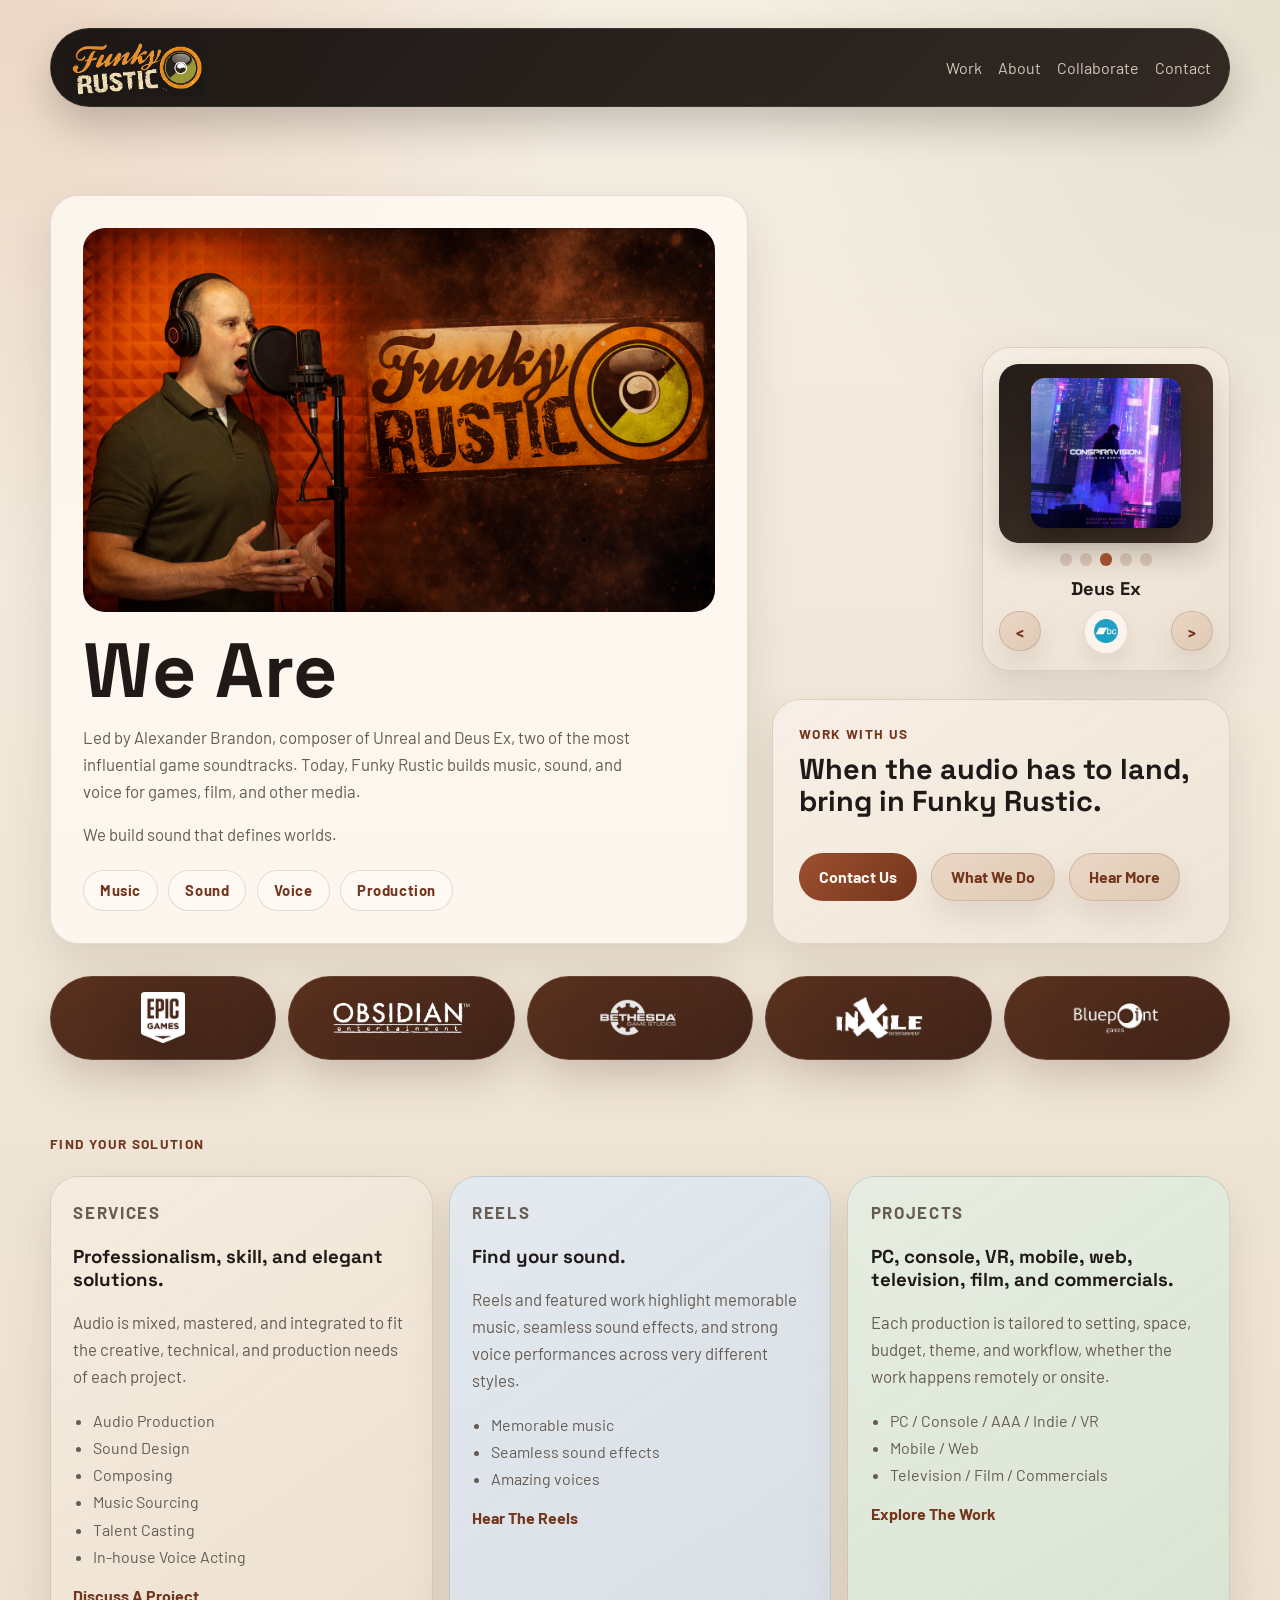
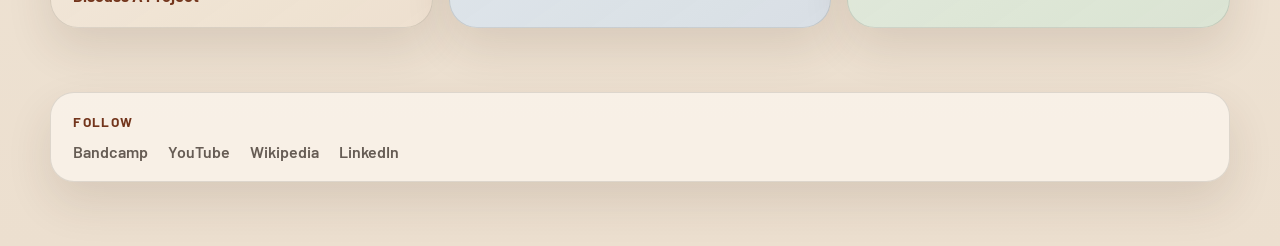
<file: index.html>
<!DOCTYPE html>
<html lang="en">
  <head>
    <meta charset="UTF-8" />
    <meta name="viewport" content="width=device-width, initial-scale=1.0" />
    <meta
      name="description"
      content="Funky Rustic provides music, voice over and sound design for video games, television, and film, with a track record of multi-million selling projects such as Unreal, Deus Ex, the Wasteland series and ground breaking VR titles such as Job Simulator, under the direction of CEO Alexander Brandon. Funky Rustic: Lasting Sound."
    />
    <meta property="og:title" content="Funky Rustic | Alex Brandon" />
    <meta
      property="og:description"
      content="Funky Rustic provides music, voice over and sound design for video games, television, and film, with a track record of multi-million selling projects such as Unreal, Deus Ex, the Wasteland series and ground breaking VR titles such as Job Simulator, under the direction of CEO Alexander Brandon. Funky Rustic: Lasting Sound."
    />
    <meta property="og:url" content="https://felixdraconis.github.io/funkyrustic/index.html" />
    <meta
      property="og:image"
      content="https://felixdraconis.github.io/funkyrustic/assets/branding/FunkyRustic_Montage.png"
    />
    <meta property="og:type" content="website" />
    <meta name="twitter:card" content="summary_large_image" />
    <meta name="twitter:title" content="Funky Rustic | Alex Brandon" />
    <meta
      name="twitter:description"
      content="Funky Rustic provides music, voice over and sound design for video games, television, and film, with a track record of multi-million selling projects such as Unreal, Deus Ex, the Wasteland series and ground breaking VR titles such as Job Simulator, under the direction of CEO Alexander Brandon. Funky Rustic: Lasting Sound."
    />
    <meta
      name="twitter:image"
      content="https://felixdraconis.github.io/funkyrustic/assets/branding/FunkyRustic_Montage.png"
    />
    <link rel="icon" type="image/png" href="assets/branding/FunkyRustic_Icon.png" />
    <title>Funky Rustic | Alex Brandon</title>
    <link rel="preconnect" href="https://fonts.googleapis.com" />
    <link rel="preconnect" href="https://fonts.gstatic.com" crossorigin />
    <link
      href="https://fonts.googleapis.com/css2?family=Barlow:opsz,wght@9..144,400;9..144,500;9..144,600;9..144,700&family=Space+Grotesk:wght@500;700&display=swap"
      rel="stylesheet"
    />
    <link rel="stylesheet" href="styles.css?v=20260329-2" />
  </head>
  <body>
    <div class="site-shell">
      <header class="site-header">
        <a class="brand" href="index.html" aria-label="Funky Rustic home">
          <img
            class="brand-mark"
            src="assets/branding/FunkyRustic_SmallBanner_NoBackground.png"
            alt="Funky Rustic logo"
          />
        </a>
        <nav class="site-nav" aria-label="Primary">
          <a href="work.html">Work</a>
          <a href="about.html">About</a>
          <a href="collaborate.html">Collaborate</a>
          <a href="contact.html">Contact</a>
        </nav>
      </header>

      <main>
        <section class="hero hero-home">
          <div class="hero-copy">
            <a href="collaborate.html" aria-label="Explore how to work with Funky Rustic">
              <img
                class="hero-intro-image"
                src="assets/branding/FunkyRustic_Montage_Full.png"
                alt="Funky Rustic brand montage"
              />
            </a>
            <h1>
              We Are
              <span class="hero-cycle" aria-label="Sound, Music, Voice">
                <span class="hero-cycle-word hero-cycle-sound">Sound</span>
                <span class="hero-cycle-word hero-cycle-music">Music</span>
                <span class="hero-cycle-word hero-cycle-voice">Voice</span>
              </span>
            </h1>
            <p class="hero-text">
              Led by Alexander Brandon, composer of Unreal and Deus Ex, two of
              the most influential game soundtracks. Today, Funky Rustic builds
              music, sound, and voice for games, film, and other media.
            </p>
            <p class="hero-text">
              We build sound that defines worlds.
            </p>
            <div class="hero-pill-row" aria-label="Core capabilities">
              <span class="hero-pill">Music</span>
              <span class="hero-pill">Sound</span>
              <span class="hero-pill">Voice</span>
              <span class="hero-pill">Production</span>
            </div>
          </div>

          <aside class="hero-side-column" aria-label="Work with Funky Rustic">
            <article class="hero-card album-carousel album-carousel-home" data-album-carousel>
              <div class="album-carousel-stage">
                <div class="album-slide is-active" data-album-slide>
                  <div class="album-widget-media">
                    <a
                      class="album-cover-shell"
                      href="#"
                      target="_blank"
                      rel="noreferrer"
                      aria-label="Open album on Bandcamp"
                      data-album-image-link
                    >
                      <img class="album-cover" src="" alt="" data-album-image />
                    </a>
                    <div class="album-dots" aria-label="Album positions" data-album-dots></div>
                  </div>
                  <div class="album-meta">
                    <h2 id="album-spotlight-title" data-album-title>Loading album...</h2>
                    <div class="album-carousel-actions">
                      <button class="button button-secondary album-carousel-nav" type="button" data-album-prev>
                        &lt;
                      </button>
                      <a
                        class="album-link-icon"
                        href="#"
                        target="_blank"
                        rel="noreferrer"
                        aria-label="Open album on Bandcamp"
                        title="Bandcamp"
                        data-album-link
                      >
                        <img src="assets/linklogos/bandcamp_circle_128.png" alt="" />
                      </a>
                      <button class="button button-secondary album-carousel-nav" type="button" data-album-next>
                        &gt;
                      </button>
                    </div>
                  </div>
                </div>
              </div>
              <p class="album-carousel-fallback" data-album-fallback hidden>
                Album spotlight is temporarily unavailable. Visit
                <a href="https://alexanderbrandon.bandcamp.com/" target="_blank" rel="noreferrer">Bandcamp</a>
                to hear more.
              </p>
              <noscript>
                <style>
                  .album-carousel-stage {
                    display: none;
                  }
                </style>
                <p class="album-carousel-fallback album-carousel-fallback-visible">
                  Album spotlight requires JavaScript. Visit
                  <a href="https://alexanderbrandon.bandcamp.com/" target="_blank" rel="noreferrer">Bandcamp</a>
                  to hear more.
                </p>
              </noscript>
            </article>

            <article class="hero-card hero-card-spotlight">
              <p class="card-label">Work With Us</p>
              <h2>When the audio has to land, bring in Funky Rustic.</h2>

              <div class="hero-actions hero-actions-top">
                <a class="button button-primary" href="contact.html">Contact Us</a>
                <a class="button button-secondary" href="collaborate.html">What We Do</a>
                <a class="button button-secondary" href="work.html">Hear More</a>
                <a class="button button-mobile-accent button-mobile-only" href="about.html">Meet Alex</a>
              </div>
            </article>
          </aside>
        </section>

        <section class="proof-section" aria-label="Selected company credits">
          <div class="proof-strip proof-strip-logos proof-strip-logos-selected">
            <a class="proof-logo-card" href="work.html#company-credits" aria-label="Epic related credits">
              <img class="proof-logo proof-logo-standard" src="assets/companylogos/logo_epic.png" alt="Epic Games logo" />
            </a>
            <a class="proof-logo-card" href="work.html#company-credits" aria-label="Obsidian related credits">
              <img class="proof-logo proof-logo-standard" src="assets/companylogos/logo_obsidian.svg.png" alt="Obsidian Entertainment logo" />
            </a>
            <a class="proof-logo-card" href="work.html#company-credits" aria-label="Bethesda related credits">
              <img class="proof-logo proof-logo-standard" src="assets/companylogos/logo_bethesda.avif" alt="Bethesda logo" />
            </a>
            <a class="proof-logo-card" href="work.html#company-credits" aria-label="inXile related credits">
              <img class="proof-logo proof-logo-compact" src="assets/companylogos/logo_inxile.png.avif" alt="inXile Entertainment logo" />
            </a>
            <a class="proof-logo-card" href="work.html#company-credits" aria-label="Bluepoint related credits">
              <img class="proof-logo proof-logo-wide" src="assets/companylogos/logo_bluepoint.png.avif" alt="Bluepoint Games logo" />
            </a>
          </div>
        </section>

        <section class="section path-section">
          <div class="section-heading">
            <p class="eyebrow">Find Your Solution</p>
          </div>

          <div class="path-grid">
            <article class="path-card path-card-home path-card-home-amber">
              <p class="path-label">Services</p>
              <h3>Professionalism, skill, and elegant solutions.</h3>
              <p>
                Audio is mixed, mastered, and integrated to fit the creative,
                technical, and production needs of each project.
              </p>
              <ul class="mini-list">
                <li>Audio Production</li>
                <li>Sound Design</li>
                <li>Composing</li>
                <li>Music Sourcing</li>
                <li>Talent Casting</li>
                <li>In-house Voice Acting</li>
              </ul>
              <a href="contact.html">Discuss A Project</a>
            </article>

            <article class="path-card path-card-home path-card-home-slate">
              <p class="path-label">Reels</p>
              <h3>Find your sound.</h3>
              <p>
                Reels and featured work highlight memorable music, seamless sound
                effects, and strong voice performances across very different styles.
              </p>
              <ul class="mini-list">
                <li>Memorable music</li>
                <li>Seamless sound effects</li>
                <li>Amazing voices</li>
              </ul>
              <a href="work.html">Hear The Reels</a>
            </article>

            <article class="path-card path-card-home path-card-home-olive">
              <p class="path-label">Projects</p>
              <h3>PC, console, VR, mobile, web, television, film, and commercials.</h3>
              <p>
                Each production is tailored to setting, space, budget, theme,
                and workflow, whether the work happens remotely or onsite.
              </p>
              <ul class="mini-list">
                <li>PC / Console / AAA / Indie / VR</li>
                <li>Mobile / Web</li>
                <li>Television / Film / Commercials</li>
              </ul>
              <a href="work.html">Explore The Work</a>
            </article>
          </div>
        </section>
      </main>

      <footer class="site-footer">
        <div class="footer-block">
          <p class="eyebrow">Follow</p>
          <div class="footer-links">
            <a href="https://alexanderbrandon.bandcamp.com/" target="_blank" rel="noreferrer">Bandcamp</a>
            <a href="https://www.youtube.com/@AlexCBrandon/videos" target="_blank" rel="noreferrer">YouTube</a>
            <a href="https://en.wikipedia.org/wiki/Alexander_Brandon" target="_blank" rel="noreferrer">Wikipedia</a>
            <a href="https://www.linkedin.com/in/alexander-brandon-b84272/" target="_blank" rel="noreferrer">LinkedIn</a>
          </div>
        </div>
      </footer>
    </div>
    <script src="script.js?v=20260329-1"></script>
  </body>
</html>
</file>
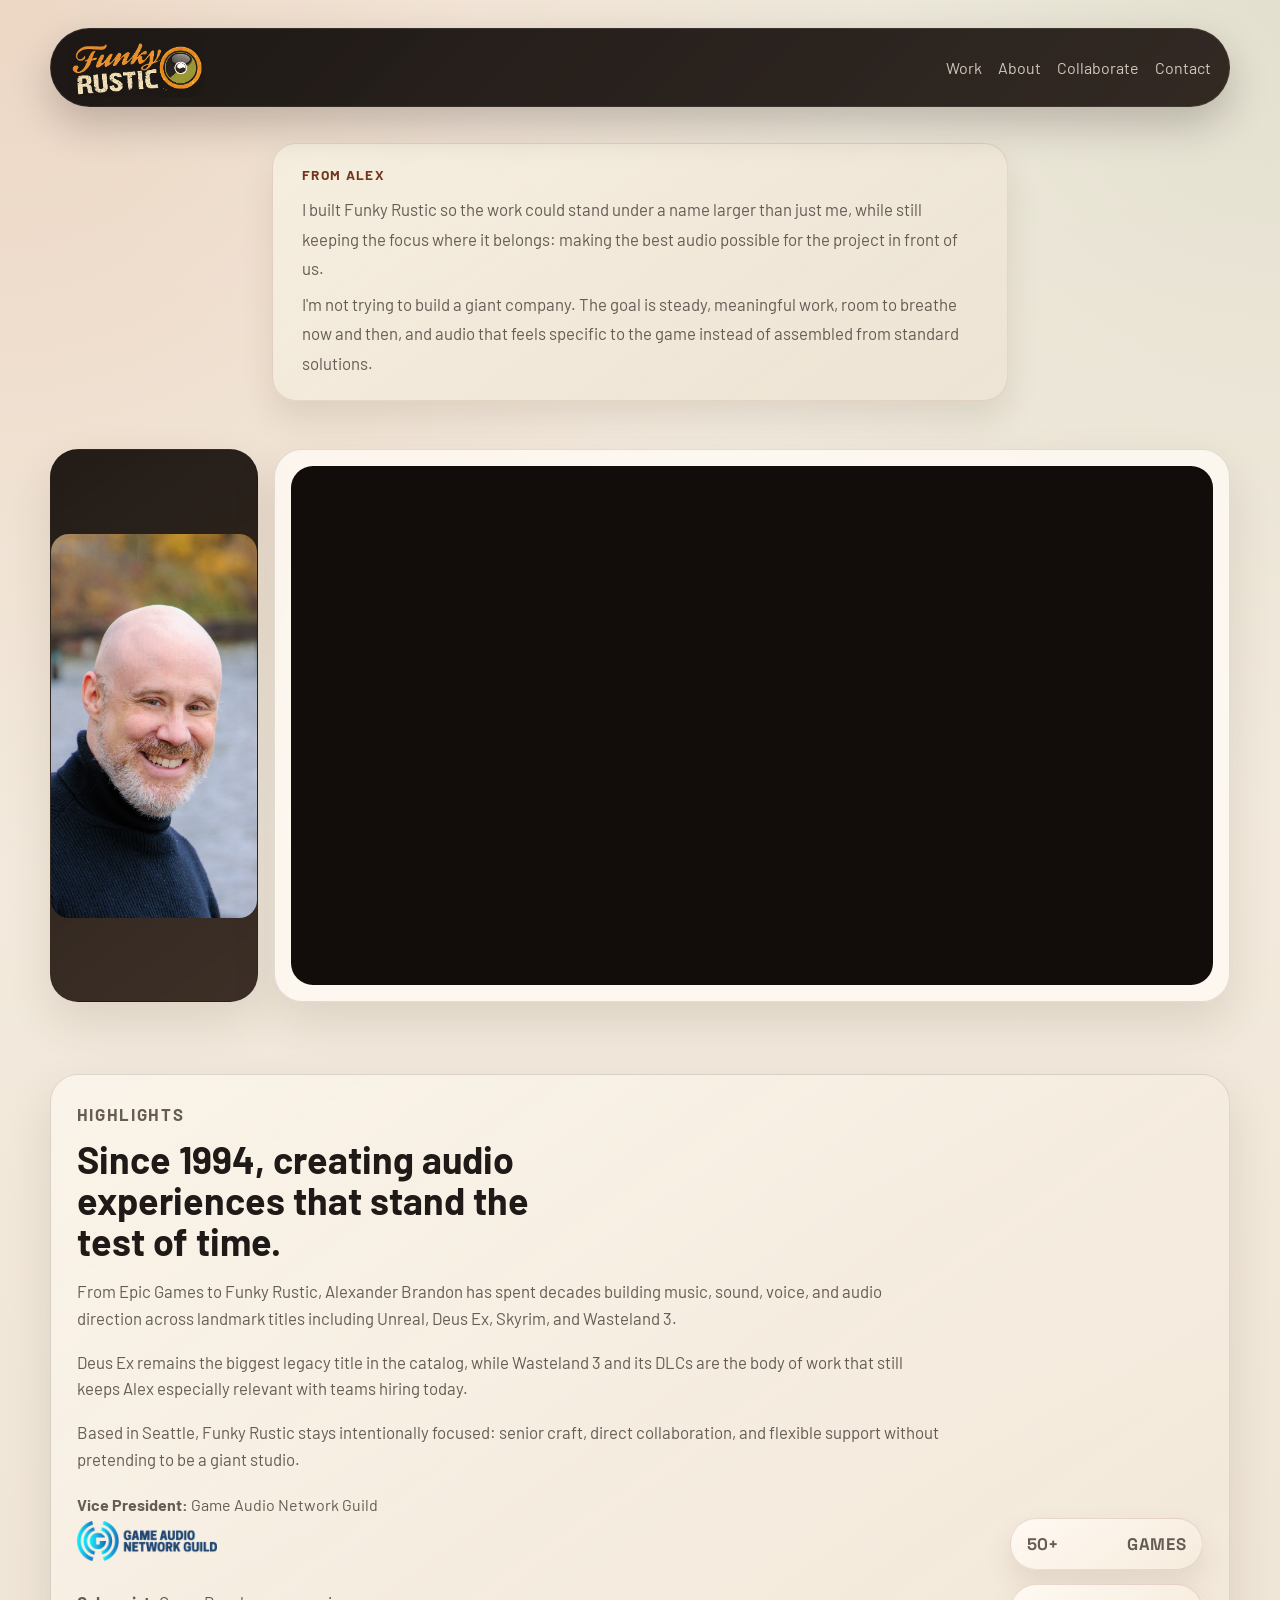
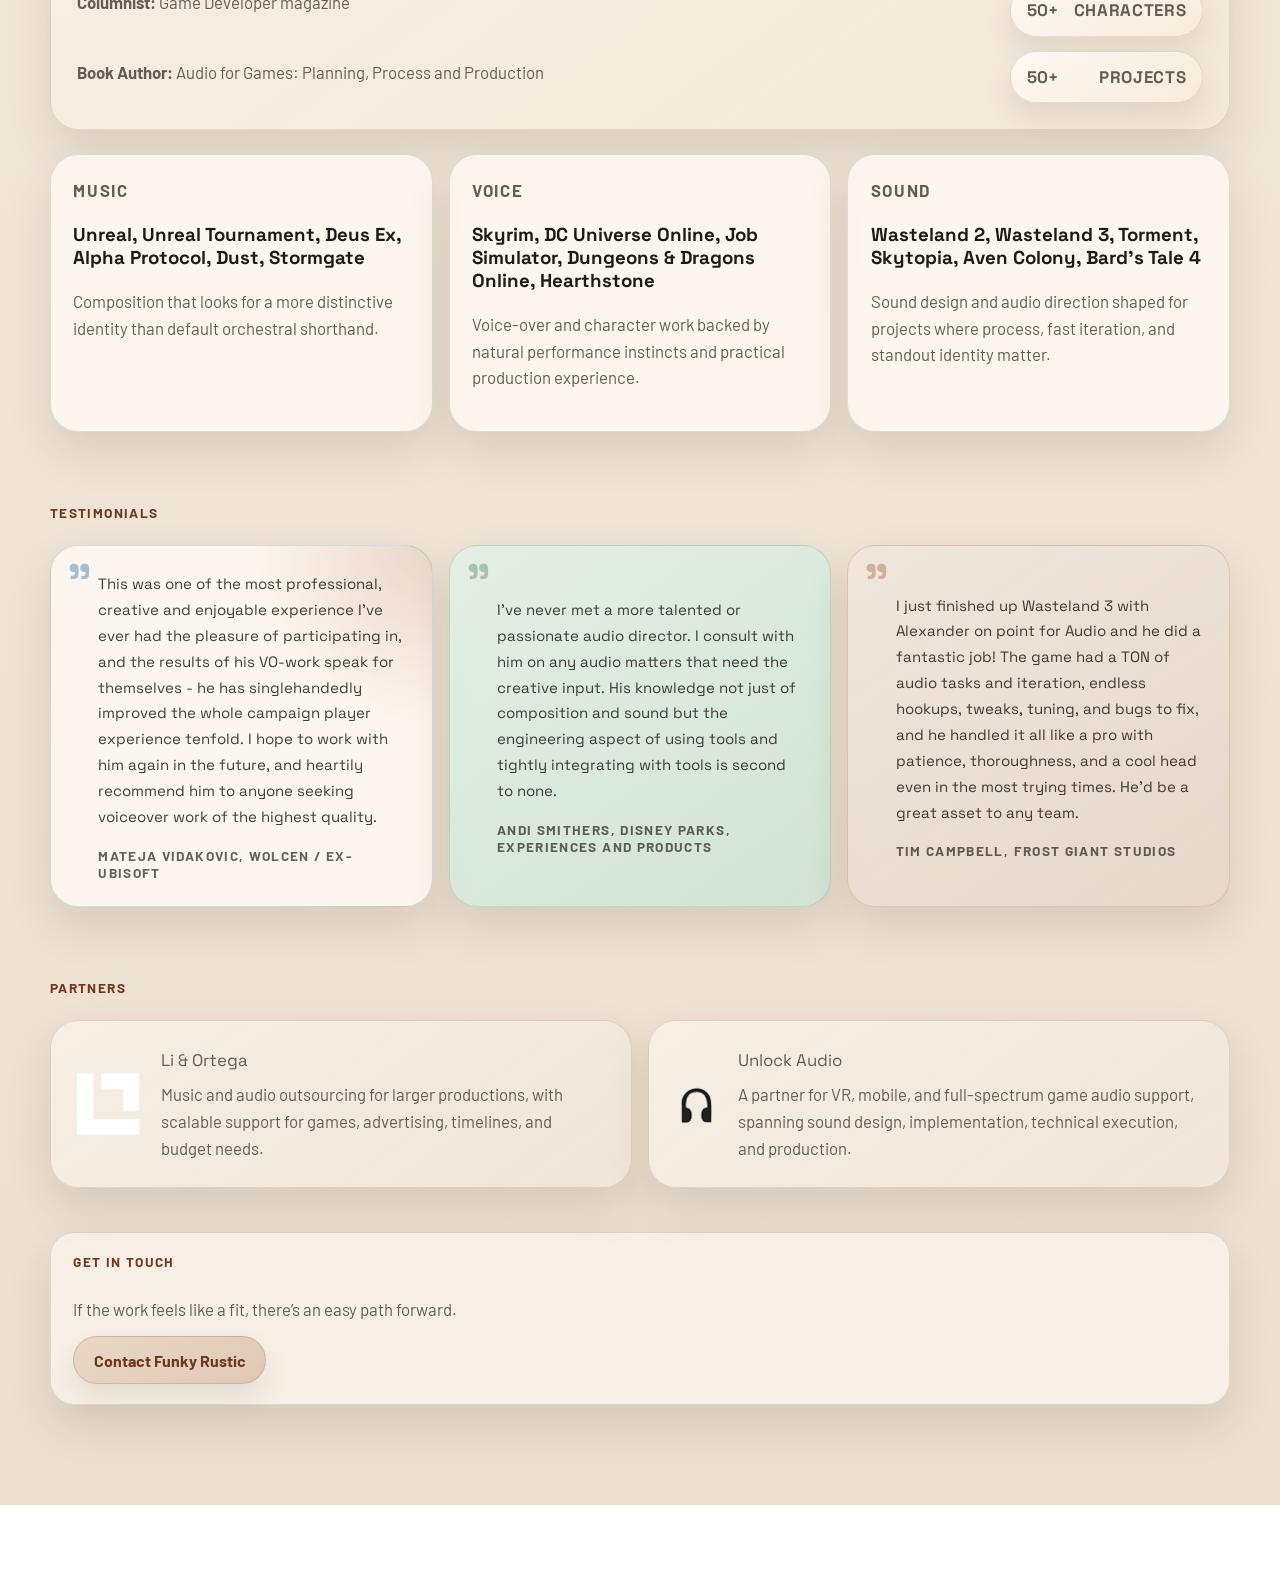
<file: about.html>
<!DOCTYPE html>
<html lang="en">
  <head>
    <meta charset="UTF-8" />
    <meta name="viewport" content="width=device-width, initial-scale=1.0" />
    <meta
      name="description"
      content="About Alexander Brandon and Funky Rustic: decades of distinctive game audio across music, sound, voice, and direction, from Deus Ex to Wasteland 3."
    />
    <meta property="og:title" content="About | Funky Rustic" />
    <meta
      property="og:description"
      content="About Alexander Brandon and Funky Rustic: decades of distinctive game audio across music, sound, voice, and direction, from Deus Ex to Wasteland 3."
    />
    <meta property="og:url" content="https://felixdraconis.github.io/funkyrustic/about.html" />
    <meta
      property="og:image"
      content="https://felixdraconis.github.io/funkyrustic/assets/branding/FunkyRustic_Montage.png"
    />
    <meta property="og:type" content="website" />
    <meta name="twitter:card" content="summary_large_image" />
    <meta name="twitter:title" content="About | Funky Rustic" />
    <meta
      name="twitter:description"
      content="About Alexander Brandon and Funky Rustic: decades of distinctive game audio across music, sound, voice, and direction, from Deus Ex to Wasteland 3."
    />
    <meta
      name="twitter:image"
      content="https://felixdraconis.github.io/funkyrustic/assets/branding/FunkyRustic_Montage.png"
    />
    <link rel="icon" type="image/png" href="assets/branding/FunkyRustic_Icon.png" />
    <title>About | Funky Rustic</title>
    <link rel="preconnect" href="https://fonts.googleapis.com" />
    <link rel="preconnect" href="https://fonts.gstatic.com" crossorigin />
    <link
      href="https://fonts.googleapis.com/css2?family=Barlow:opsz,wght@9..144,400;9..144,500;9..144,600;9..144,700&family=Space+Grotesk:wght@500;700&display=swap"
      rel="stylesheet"
    />
    <link rel="stylesheet" href="styles.css?v=20260329-2" />
  </head>
  <body>
    <div class="site-shell">
      <header class="site-header">
        <a class="brand" href="index.html" aria-label="Funky Rustic home">
          <img
            class="brand-mark"
            src="assets/branding/FunkyRustic_SmallBanner_NoBackground.png"
            alt="Funky Rustic logo"
          />
        </a>
        <nav class="site-nav" aria-label="Primary">
          <a href="work.html">Work</a>
          <a href="about.html">About</a>
          <a href="collaborate.html">Collaborate</a>
          <a href="contact.html">Contact</a>
        </nav>
      </header>

      <main>
        <section class="section about-letter-wrap">
          <article class="about-letter">
            <img
              class="about-letter-avatar"
              src="assets/photos/AlexPhoto_Headshot_2025.jpg"
              alt="Portrait of Alex Brandon"
            />
            <div class="about-letter-body">
              <p class="eyebrow">From Alex</p>
              <p class="about-letter-copy">
                I built Funky Rustic so the work could stand under a name larger than
                just me, while still keeping the focus where it belongs: making the
                best audio possible for the project in front of us.
              </p>
              <p class="about-letter-copy">
                I'm not trying to build a giant company. The goal is steady, meaningful
                work, room to breathe now and then, and audio that feels specific to
                the game instead of assembled from standard solutions.
              </p>
            </div>
          </article>
        </section>

        <section class="section feature-band about-media-band">
          <article class="info-card portrait-card about-portrait-card">
            <img
              class="portrait-image about-portrait-image"
              src="assets/photos/AlexPhoto_Portrait_Beach.jpg"
              alt="Portrait of Alex Brandon"
            />
          </article>
          <article class="info-card reel-card about-video-card">
            <div class="video-frame">
              <iframe
                src="https://www.youtube.com/embed/cvlny5W7sTI?start=11"
                title="About Alex Brandon"
                loading="lazy"
                allow="accelerometer; autoplay; clipboard-write; encrypted-media; gyroscope; picture-in-picture; web-share"
                referrerpolicy="strict-origin-when-cross-origin"
                allowfullscreen
              ></iframe>
            </div>
          </article>
        </section>

        <section class="section">
          <article class="info-card about-highlights-card">
            <div class="about-highlights-top">
              <p class="eyebrow">Highlights</p>
              <h2>Since 1994, creating audio experiences that stand the test of time.</h2>
              <p class="section-text">
                From Epic Games to Funky Rustic, Alexander Brandon has spent decades
                building music, sound, voice, and audio direction across landmark
                titles including Unreal, Deus Ex, Skyrim, and Wasteland 3.
              </p>
              <p class="section-text">
                Deus Ex remains the biggest legacy title in the catalog, while
                Wasteland 3 and its DLCs are the body of work that still keeps Alex
                especially relevant with teams hiring today.
              </p>
              <p class="section-text">
                Based in Seattle, Funky Rustic stays intentionally focused: senior
                craft, direct collaboration, and flexible support without pretending
                to be a giant studio.
              </p>
            </div>

            <div class="about-highlights-bottom">
              <div class="about-credentials-list">
                <a class="about-credential-link" href="https://www.audiogang.org" target="_blank" rel="noreferrer">
                  <span><strong>Vice President:</strong> Game Audio Network Guild</span>
                  <img
                    class="about-credential-logo"
                    src="assets/grouplogos/logo_game_audio_network_guild.png"
                    alt="Game Audio Network Guild logo"
                  />
                </a>
                <p><strong>Columnist:</strong> Game Developer magazine</p>
                <p><strong>Book Author:</strong> Audio for Games: Planning, Process and Production</p>
              </div>

              <div class="about-metric-pills" aria-label="Career metrics">
                <a class="about-metric-pill" href="work-history.html" aria-label="Open work history from games metric">
                  <p class="about-metric-number">50+</p>
                  <p class="about-metric-text">Games</p>
                </a>
                <a class="about-metric-pill" href="work-history.html" aria-label="Open work history from characters metric">
                  <p class="about-metric-number">50+</p>
                  <p class="about-metric-text">Characters</p>
                </a>
                <a class="about-metric-pill" href="work-history.html" aria-label="Open work history from projects metric">
                  <p class="about-metric-number">50+</p>
                  <p class="about-metric-text">Projects</p>
                </a>
              </div>
            </div>
          </article>

          <div class="work-grid about-credits-grid">
            <article class="work-card">
              <p class="work-type">Music</p>
              <h3>Unreal, Unreal Tournament, Deus Ex, Alpha Protocol, Dust, Stormgate</h3>
              <p>Composition that looks for a more distinctive identity than default orchestral shorthand.</p>
            </article>
            <article class="work-card">
              <p class="work-type">Voice</p>
              <h3>Skyrim, DC Universe Online, Job Simulator, Dungeons &amp; Dragons Online, Hearthstone</h3>
              <p>Voice-over and character work backed by natural performance instincts and practical production experience.</p>
            </article>
            <article class="work-card">
              <p class="work-type">Sound</p>
              <h3>Wasteland 2, Wasteland 3, Torment, Skytopia, Aven Colony, Bard's Tale 4</h3>
              <p>Sound design and audio direction shaped for projects where process, fast iteration, and standout identity matter.</p>
            </article>
          </div>
        </section>

        <section class="section">
          <div class="section-heading">
            <p class="eyebrow">Testimonials</p>
          </div>

          <div class="card-grid testimonial-grid">
            <article class="quote-card testimonial-card">
              <p class="quote">
                This was one of the most professional, creative and enjoyable experience I've ever had the pleasure of participating in, and the results of his VO-work speak for themselves - he has singlehandedly improved the whole campaign player experience tenfold. I hope to work with him again in the future, and heartily recommend him to anyone seeking voiceover work of the highest quality.
              </p>
              <p class="quote-credit">Mateja Vidakovic, Wolcen / ex-Ubisoft</p>
            </article>
            <article class="quote-card testimonial-card">
              <p class="quote">
                I've never met a more talented or passionate audio director. I consult with him on any audio matters that need the creative input. His knowledge not just of composition and sound but the engineering aspect of using tools and tightly integrating with tools is second to none.
              </p>
              <p class="quote-credit">Andi Smithers, Disney Parks, Experiences and Products</p>
            </article>
            <article class="quote-card testimonial-card">
              <p class="quote">
                I just finished up Wasteland 3 with Alexander on point for Audio and he did a fantastic job! The game had a TON of audio tasks and iteration, endless hookups, tweaks, tuning, and bugs to fix, and he handled it all like a pro with patience, thoroughness, and a cool head even in the most trying times. He'd be a great asset to any team.
              </p>
              <p class="quote-credit">Tim Campbell, Frost Giant Studios</p>
            </article>
          </div>
        </section>

        <section class="section">
          <div class="section-heading">
            <p class="eyebrow">Partners</p>
          </div>

          <div class="card-grid partner-grid">
            <a
              class="info-card partner-card"
              href="https://www.liortega.com/"
              target="_blank"
              rel="noreferrer"
              aria-label="Visit Li and Ortega"
            >
              <img
                class="partner-logo partner-logo-li-ortega"
                src="assets/companylogos/logo_partner_li_ortega.png.avif"
                alt="Li and Ortega"
              />
              <div class="partner-copy">
                <p class="partner-name">Li &amp; Ortega</p>
                <p class="partner-text">
                  Music and audio outsourcing for larger productions, with scalable
                  support for games, advertising, timelines, and budget needs.
                </p>
              </div>
            </a>
            <a
              class="info-card partner-card"
              href="https://www.unlockaudio.com/"
              target="_blank"
              rel="noreferrer"
              aria-label="Visit Unlock Audio"
            >
              <picture class="partner-logo-wrap partner-logo-unlock-wrap">
                <source
                  media="(max-width: 640px)"
                  srcset="assets/companylogos/logo_partner_unlock_audio_mobile.png"
                />
                <img
                  class="partner-logo partner-logo-unlock"
                  src="assets/companylogos/logo_partner_unlock_audio.png.avif"
                  alt="Unlock Audio"
                />
              </picture>
              <div class="partner-copy">
                <p class="partner-name">Unlock Audio</p>
                <p class="partner-text">
                  A partner for VR, mobile, and full-spectrum game audio support,
                  spanning sound design, implementation, technical execution, and production.
                </p>
              </div>
            </a>
          </div>
        </section>

        <section class="section about-endcap">
          <div class="footer-block about-endcap-block">
            <p class="eyebrow">Get In Touch</p>
            <p class="section-text">If the work feels like a fit, there’s an easy path forward.</p>
            <a class="button button-secondary" href="contact.html">Contact Funky Rustic</a>
          </div>
        </section>
      </main>
    </div>
  </body>
</html>
</file>
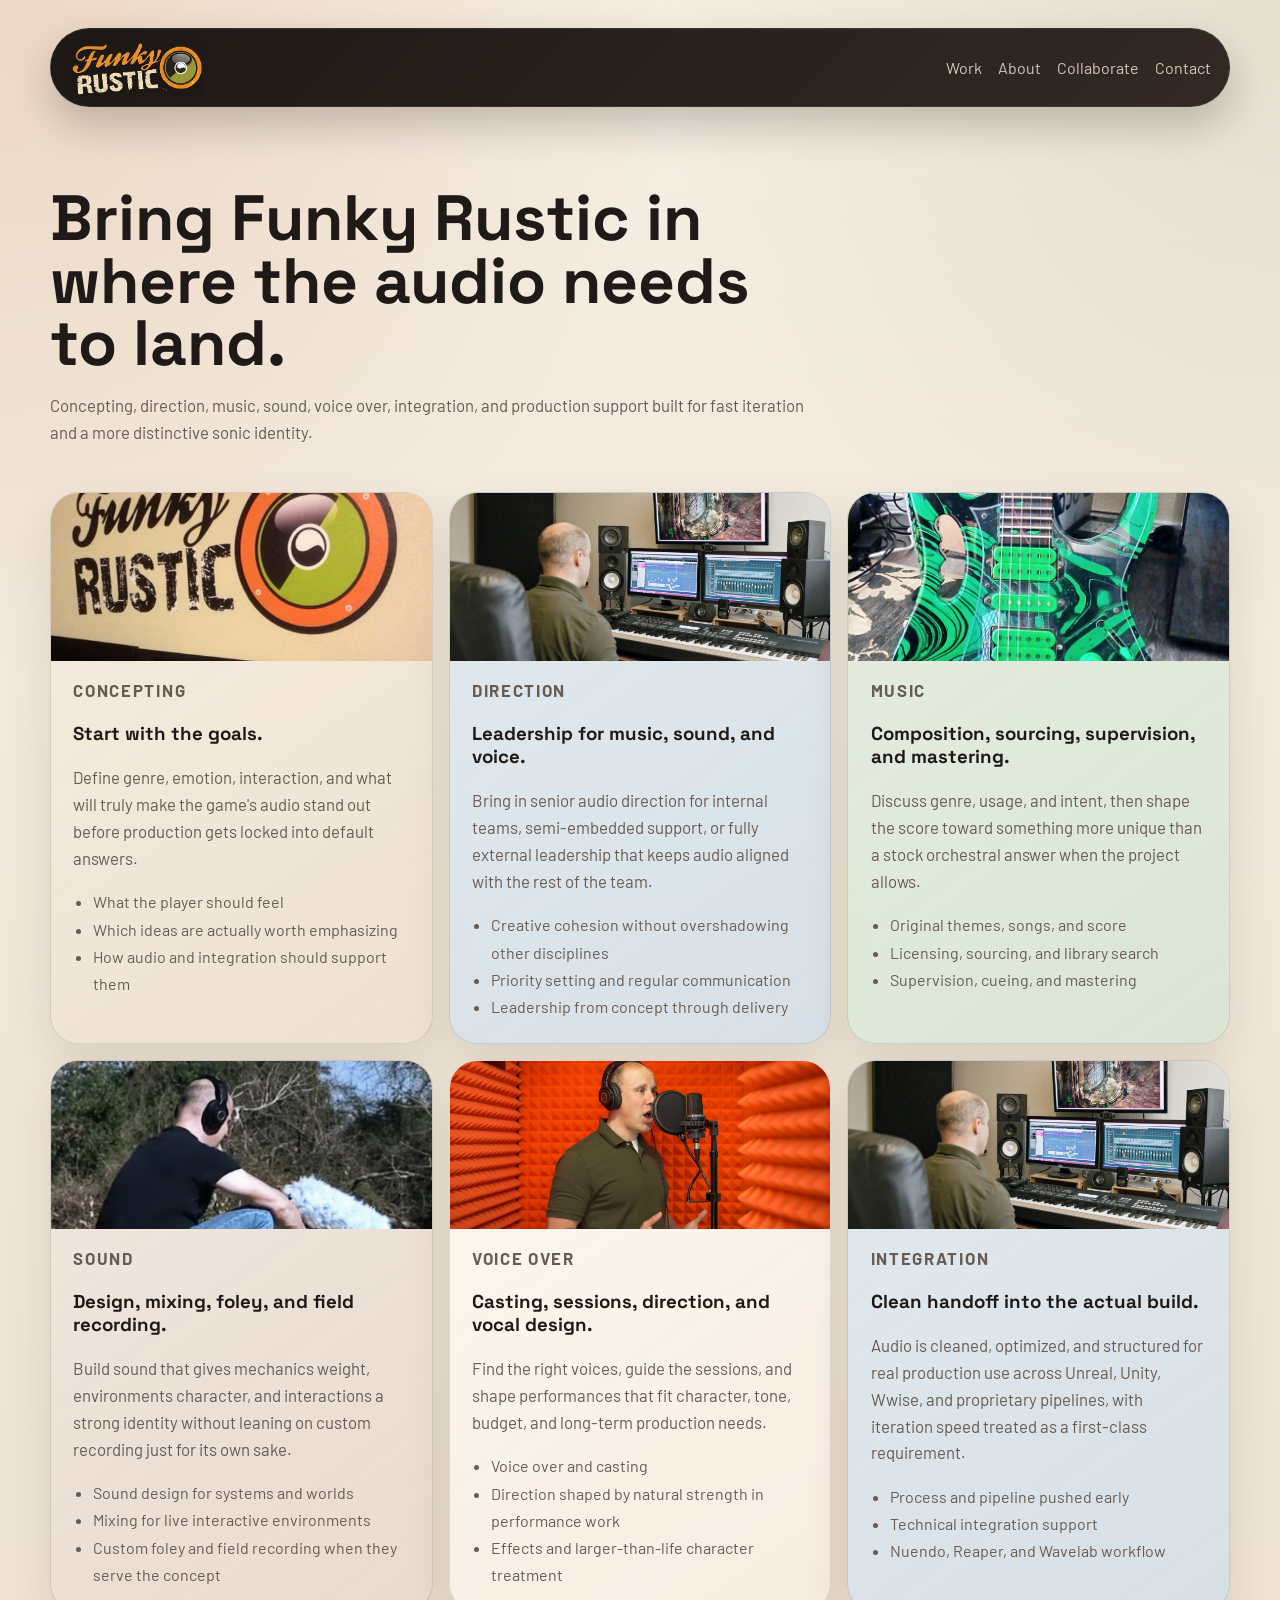
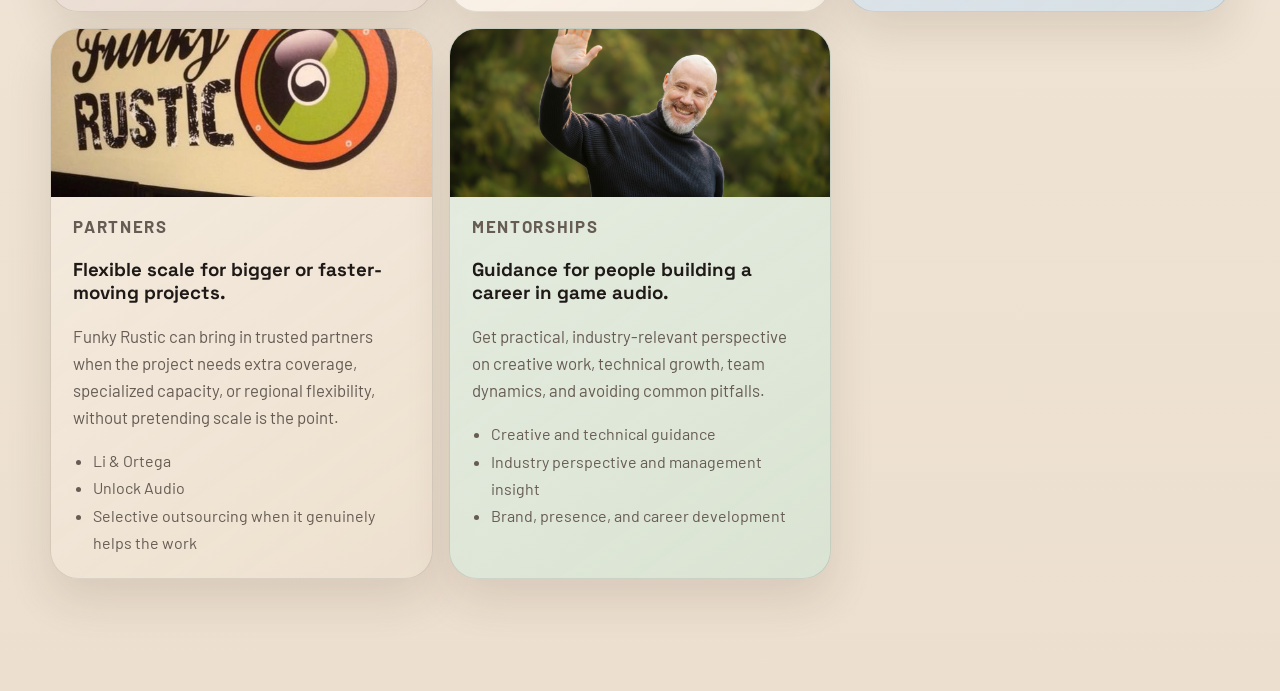
<file: collaborate.html>
<!DOCTYPE html>
<html lang="en">
  <head>
    <meta charset="UTF-8" />
    <meta name="viewport" content="width=device-width, initial-scale=1.0" />
    <meta
      name="description"
      content="Collaborate with Funky Rustic on distinctive game audio: music, sound, voice, direction, integration, and fast iteration support."
    />
    <meta property="og:title" content="Collaborate | Funky Rustic" />
    <meta
      property="og:description"
      content="Collaborate with Funky Rustic on distinctive game audio: music, sound, voice, direction, integration, and fast iteration support."
    />
    <meta property="og:url" content="https://felixdraconis.github.io/funkyrustic/collaborate.html" />
    <meta
      property="og:image"
      content="https://felixdraconis.github.io/funkyrustic/assets/branding/FunkyRustic_Montage.png"
    />
    <meta property="og:type" content="website" />
    <meta name="twitter:card" content="summary_large_image" />
    <meta name="twitter:title" content="Collaborate | Funky Rustic" />
    <meta
      name="twitter:description"
      content="Collaborate with Funky Rustic on distinctive game audio: music, sound, voice, direction, integration, and fast iteration support."
    />
    <meta
      name="twitter:image"
      content="https://felixdraconis.github.io/funkyrustic/assets/branding/FunkyRustic_Montage.png"
    />
    <link rel="icon" type="image/png" href="assets/branding/FunkyRustic_Icon.png" />
    <title>Collaborate | Funky Rustic</title>
    <link rel="preconnect" href="https://fonts.googleapis.com" />
    <link rel="preconnect" href="https://fonts.gstatic.com" crossorigin />
    <link
      href="https://fonts.googleapis.com/css2?family=Barlow:opsz,wght@9..144,400;9..144,500;9..144,600;9..144,700&family=Space+Grotesk:wght@500;700&display=swap"
      rel="stylesheet"
    />
    <link rel="stylesheet" href="styles.css?v=20260329-2" />
  </head>
  <body>
    <div class="site-shell">
      <header class="site-header">
        <a class="brand" href="index.html" aria-label="Funky Rustic home">
          <img
            class="brand-mark"
            src="assets/branding/FunkyRustic_SmallBanner_NoBackground.png"
            alt="Funky Rustic logo"
          />
        </a>
        <nav class="site-nav" aria-label="Primary">
          <a href="work.html">Work</a>
          <a href="about.html">About</a>
          <a href="collaborate.html">Collaborate</a>
          <a href="contact.html">Contact</a>
        </nav>
      </header>

      <main>
        <section class="page-hero">
          <h1>Bring Funky Rustic in where the audio needs to land.</h1>
          <p class="section-text">
            Concepting, direction, music, sound, voice over, integration, and production support built for fast iteration and a more distinctive sonic identity.
          </p>
        </section>

        <section class="section path-section">
          <div class="path-grid">
            <a class="path-card collaborate-card collaborate-card-amber" href="contact.html">
              <img class="collaborate-card-image" src="assets/AlexPhoto_StudioWallLogo.jpg" alt="Funky Rustic studio wall and logo" />
              <p class="path-label">Concepting</p>
              <h3>Start with the goals.</h3>
              <p>
                Define genre, emotion, interaction, and what will truly make the
                game's audio stand out before production gets locked into default answers.
              </p>
              <ul class="mini-list">
                <li>What the player should feel</li>
                <li>Which ideas are actually worth emphasizing</li>
                <li>How audio and integration should support them</li>
              </ul>
            </a>
            <a class="path-card collaborate-card collaborate-card-slate" href="contact.html">
              <img class="collaborate-card-image" src="assets/AlexPhoto_Workstation.jpg" alt="Alex Brandon working at his music workstation" />
              <p class="path-label">Direction</p>
              <h3>Leadership for music, sound, and voice.</h3>
              <p>
                Bring in senior audio direction for internal teams, semi-embedded
                support, or fully external leadership that keeps audio aligned with the rest of the team.
              </p>
              <ul class="mini-list">
                <li>Creative cohesion without overshadowing other disciplines</li>
                <li>Priority setting and regular communication</li>
                <li>Leadership from concept through delivery</li>
              </ul>
            </a>
            <a class="path-card collaborate-card collaborate-card-olive" href="contact.html">
              <img class="collaborate-card-image" src="assets/AlexPhoto_Guitar.png" alt="Guitar in the Funky Rustic studio" />
              <p class="path-label">Music</p>
              <h3>Composition, sourcing, supervision, and mastering.</h3>
              <p>
                Discuss genre, usage, and intent, then shape the score toward something
                more unique than a stock orchestral answer when the project allows.
              </p>
              <ul class="mini-list">
                <li>Original themes, songs, and score</li>
                <li>Licensing, sourcing, and library search</li>
                <li>Supervision, cueing, and mastering</li>
              </ul>
            </a>
            <a class="path-card collaborate-card collaborate-card-clay" href="contact.html">
              <img class="collaborate-card-image" src="assets/AlexPhoto_FieldRecording.jpg" alt="Alex Brandon recording sound in the field" />
              <p class="path-label">Sound</p>
              <h3>Design, mixing, foley, and field recording.</h3>
              <p>
                Build sound that gives mechanics weight, environments character,
                and interactions a strong identity without leaning on custom recording just for its own sake.
              </p>
              <ul class="mini-list">
                <li>Sound design for systems and worlds</li>
                <li>Mixing for live interactive environments</li>
                <li>Custom foley and field recording when they serve the concept</li>
              </ul>
            </a>
            <a class="path-card collaborate-card collaborate-card-forest" href="contact.html">
              <img class="collaborate-card-image" src="assets/AlexPhoto_VocalBooth.jpg" alt="Alex Brandon in a vocal recording session" />
              <p class="path-label">Voice Over</p>
              <h3>Casting, sessions, direction, and vocal design.</h3>
              <p>
                Find the right voices, guide the sessions, and shape performances
                that fit character, tone, budget, and long-term production needs.
              </p>
              <ul class="mini-list">
                <li>Voice over and casting</li>
                <li>Direction shaped by natural strength in performance work</li>
                <li>Effects and larger-than-life character treatment</li>
              </ul>
            </a>
            <a class="path-card collaborate-card collaborate-card-slate" href="contact.html">
              <img class="collaborate-card-image" src="assets/AlexPhoto_Workstation.jpg" alt="Alex Brandon working at his music workstation" />
              <p class="path-label">Integration</p>
              <h3>Clean handoff into the actual build.</h3>
              <p>
                Audio is cleaned, optimized, and structured for real production use
                across Unreal, Unity, Wwise, and proprietary pipelines, with iteration speed treated as a first-class requirement.
              </p>
              <ul class="mini-list">
                <li>Process and pipeline pushed early</li>
                <li>Technical integration support</li>
                <li>Nuendo, Reaper, and Wavelab workflow</li>
              </ul>
            </a>
            <a class="path-card collaborate-card collaborate-card-amber" href="contact.html">
              <img class="collaborate-card-image" src="assets/AlexPhoto_StudioWallLogo.jpg" alt="Funky Rustic studio wall and logo" />
              <p class="path-label">Partners</p>
              <h3>Flexible scale for bigger or faster-moving projects.</h3>
              <p>
                Funky Rustic can bring in trusted partners when the project needs
                extra coverage, specialized capacity, or regional flexibility, without pretending scale is the point.
              </p>
              <ul class="mini-list">
                <li>Li &amp; Ortega</li>
                <li>Unlock Audio</li>
                <li>Selective outsourcing when it genuinely helps the work</li>
              </ul>
            </a>
            <a class="path-card collaborate-card collaborate-card-olive" href="contact.html">
              <img class="collaborate-card-image" src="assets/photos/AlexPhoto_ImGaryPlayer.png" alt="Alex Brandon in a playful portrait for the mentorship section" />
              <p class="path-label">Mentorships</p>
              <h3>Guidance for people building a career in game audio.</h3>
              <p>
                Get practical, industry-relevant perspective on creative work,
                technical growth, team dynamics, and avoiding common pitfalls.
              </p>
              <ul class="mini-list">
                <li>Creative and technical guidance</li>
                <li>Industry perspective and management insight</li>
                <li>Brand, presence, and career development</li>
              </ul>
            </a>
          </div>
        </section>
      </main>
    </div>
  </body>
</html>
</file>
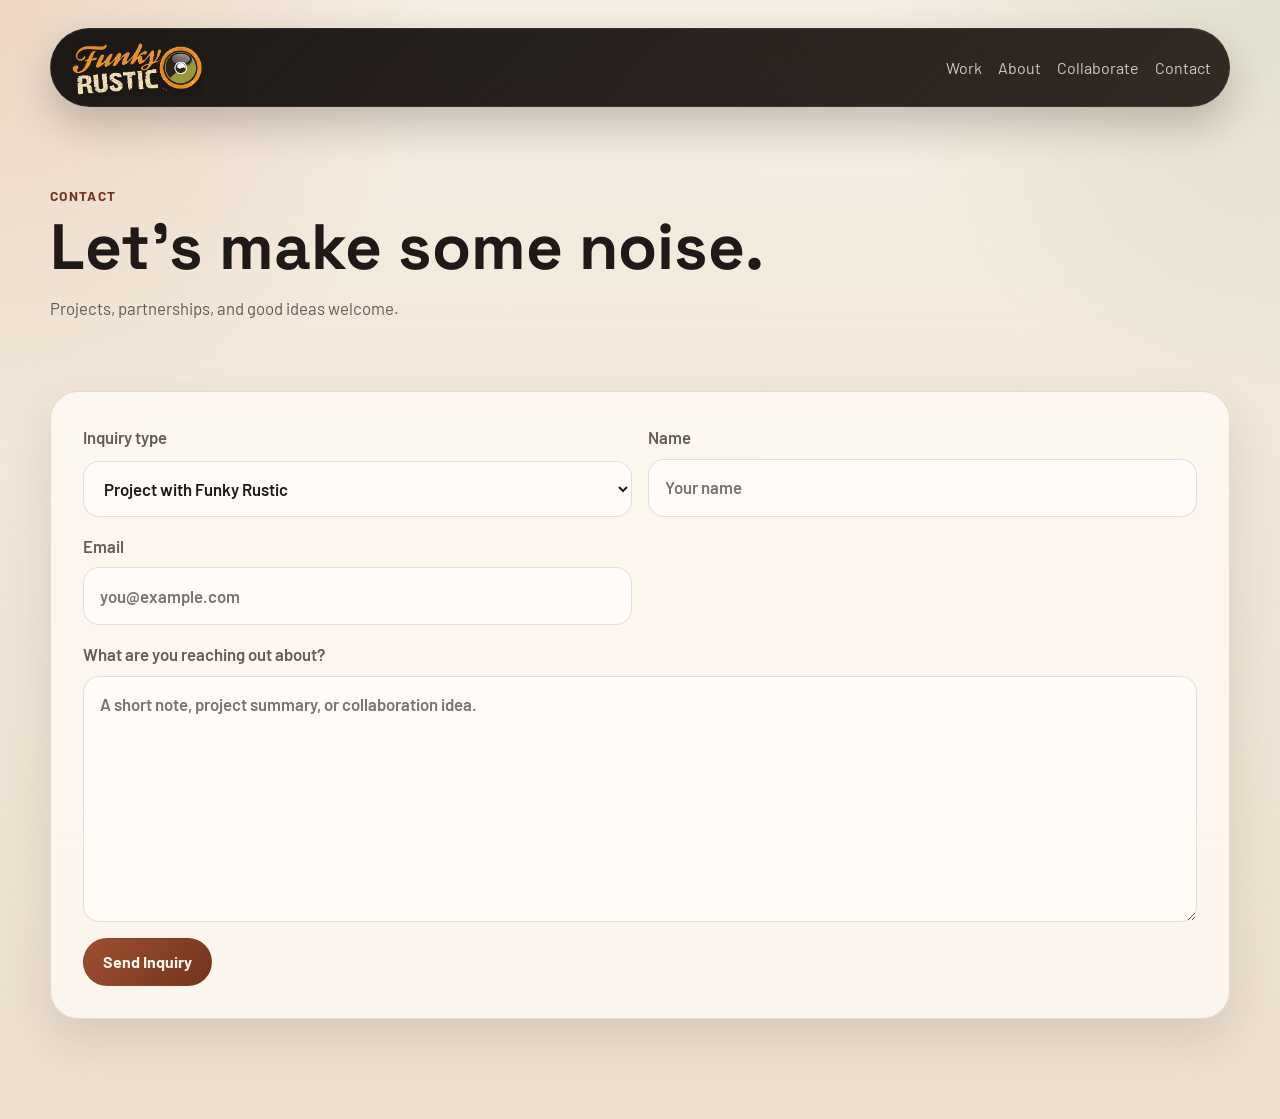
<file: contact.html>
<!DOCTYPE html>
<html lang="en">
  <head>
    <meta charset="UTF-8" />
    <meta name="viewport" content="width=device-width, initial-scale=1.0" />
    <meta
      name="description"
      content="Contact Funky Rustic about projects, partnerships, voice over, sound design, music, consulting, and creative collaboration."
    />
    <meta property="og:title" content="Contact | Funky Rustic" />
    <meta
      property="og:description"
      content="Contact Funky Rustic about projects, partnerships, voice over, sound design, music, consulting, and creative collaboration."
    />
    <meta property="og:url" content="https://felixdraconis.github.io/funkyrustic/contact.html" />
    <meta
      property="og:image"
      content="https://felixdraconis.github.io/funkyrustic/assets/branding/FunkyRustic_Montage.png"
    />
    <meta property="og:type" content="website" />
    <meta name="twitter:card" content="summary_large_image" />
    <meta name="twitter:title" content="Contact | Funky Rustic" />
    <meta
      name="twitter:description"
      content="Contact Funky Rustic about projects, partnerships, voice over, sound design, music, consulting, and creative collaboration."
    />
    <meta
      name="twitter:image"
      content="https://felixdraconis.github.io/funkyrustic/assets/branding/FunkyRustic_Montage.png"
    />
    <link rel="icon" type="image/png" href="assets/branding/FunkyRustic_Icon.png" />
    <title>Contact | Funky Rustic</title>
    <link rel="preconnect" href="https://fonts.googleapis.com" />
    <link rel="preconnect" href="https://fonts.gstatic.com" crossorigin />
    <link
      href="https://fonts.googleapis.com/css2?family=Barlow:opsz,wght@9..144,400;9..144,500;9..144,600;9..144,700&family=Space+Grotesk:wght@500;700&display=swap"
      rel="stylesheet"
    />
    <link rel="stylesheet" href="styles.css?v=20260329-2" />
  </head>
  <body>
    <div class="site-shell">
      <header class="site-header">
        <a class="brand" href="index.html" aria-label="Funky Rustic home">
          <img
            class="brand-mark"
            src="assets/branding/FunkyRustic_SmallBanner_NoBackground.png"
            alt="Funky Rustic logo"
          />
        </a>
        <nav class="site-nav" aria-label="Primary">
          <a href="work.html">Work</a>
          <a href="about.html">About</a>
          <a href="collaborate.html">Collaborate</a>
          <a href="contact.html">Contact</a>
        </nav>
      </header>

      <main>
        <section class="page-hero">
          <p class="eyebrow">Contact</p>
          <h1>Let&apos;s make some noise.</h1>
          <p class="section-text">
            Projects, partnerships, and good ideas welcome.
          </p>
        </section>

        <section class="section">
          <div class="contact-card">
            <form class="contact-form">
              <label>
                Inquiry type
                <select>
                  <option>Project with Funky Rustic</option>
                  <option>Audio production or sound design</option>
                  <option>Composing or music sourcing</option>
                  <option>Voice acting or talent casting</option>
                  <option>Mentorship or career guidance</option>
                  <option>Creative collaboration</option>
                  <option>Recruiting or team inquiry</option>
                  <option>Fan or general message</option>
                  <option>Speaking or advisory</option>
                </select>
              </label>
              <label>
                Name
                <input type="text" placeholder="Your name" />
              </label>
              <label>
                Email
                <input type="email" placeholder="you@example.com" />
              </label>
              <label>
                What are you reaching out about?
                <textarea rows="8" placeholder="A short note, project summary, or collaboration idea."></textarea>
              </label>
              <button class="button button-primary" type="button">Send Inquiry</button>
            </form>
          </div>
        </section>
      </main>
    </div>
  </body>
</html>
</file>
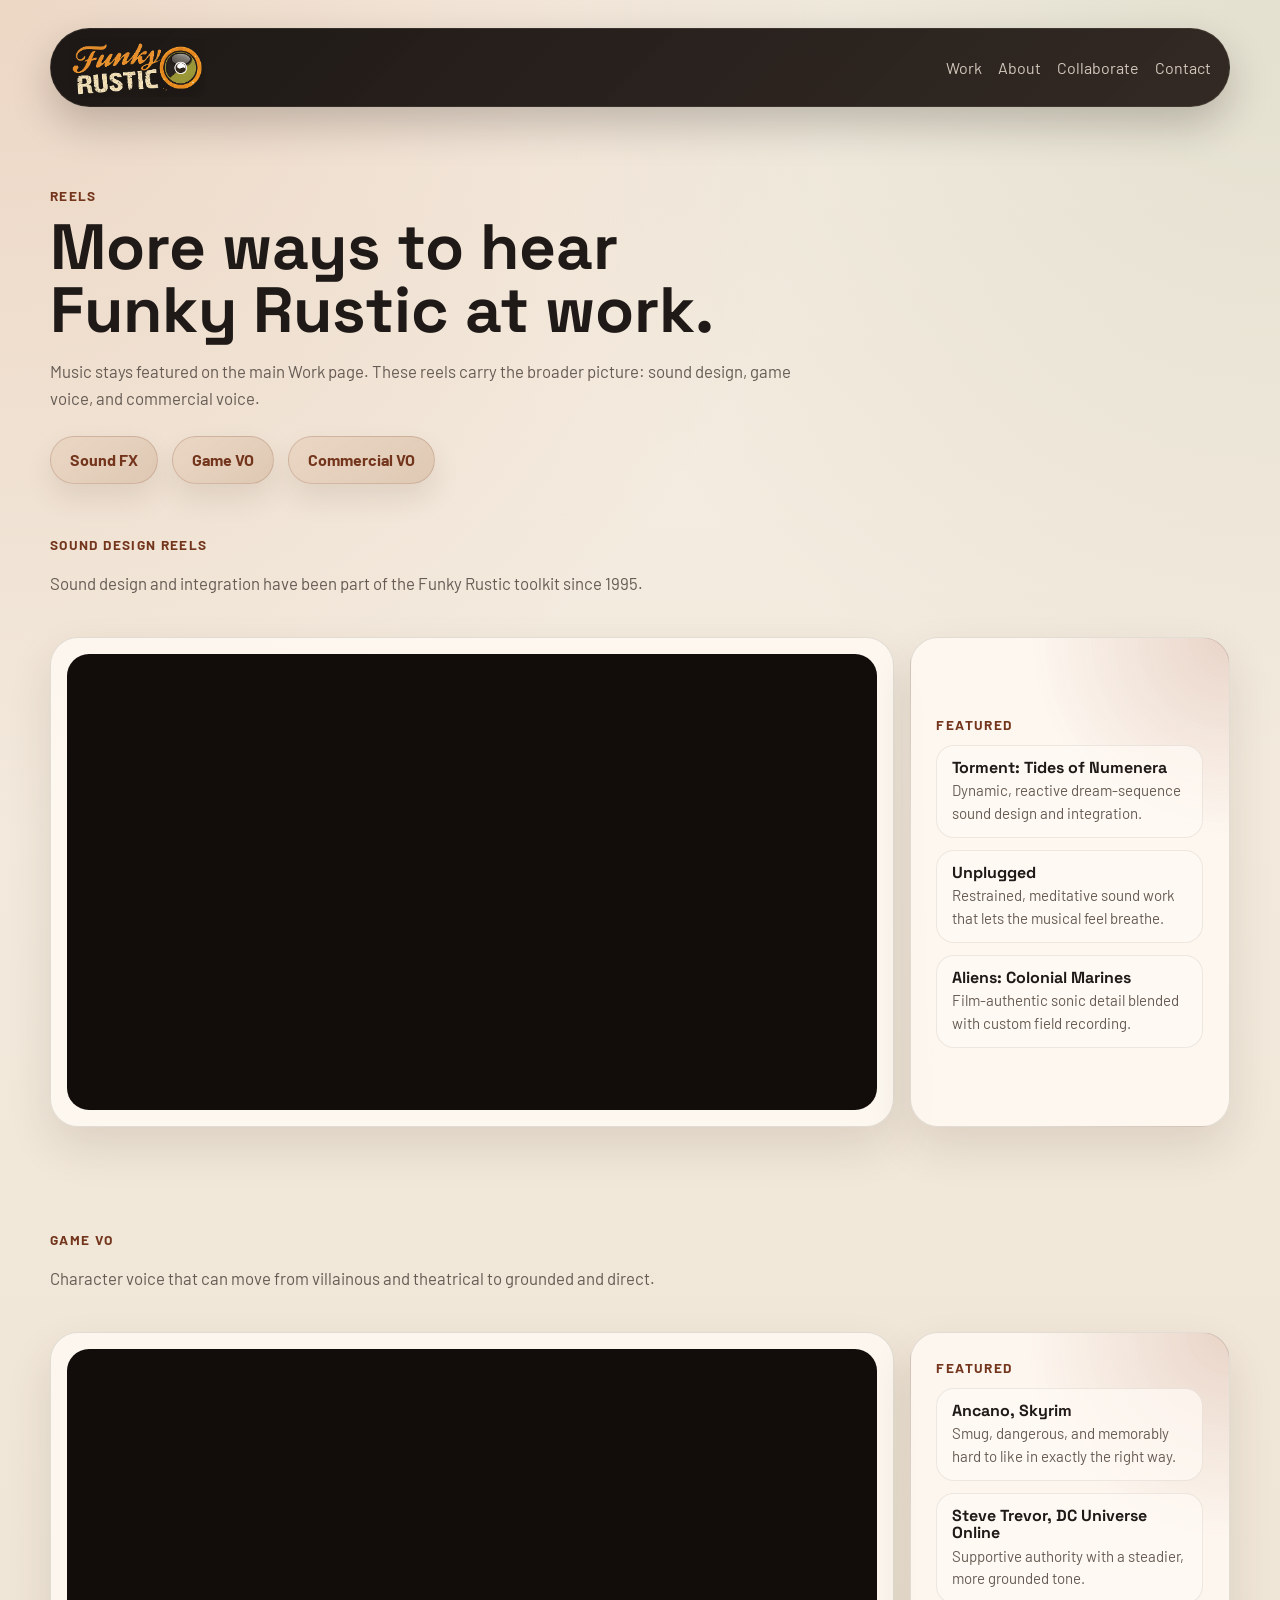
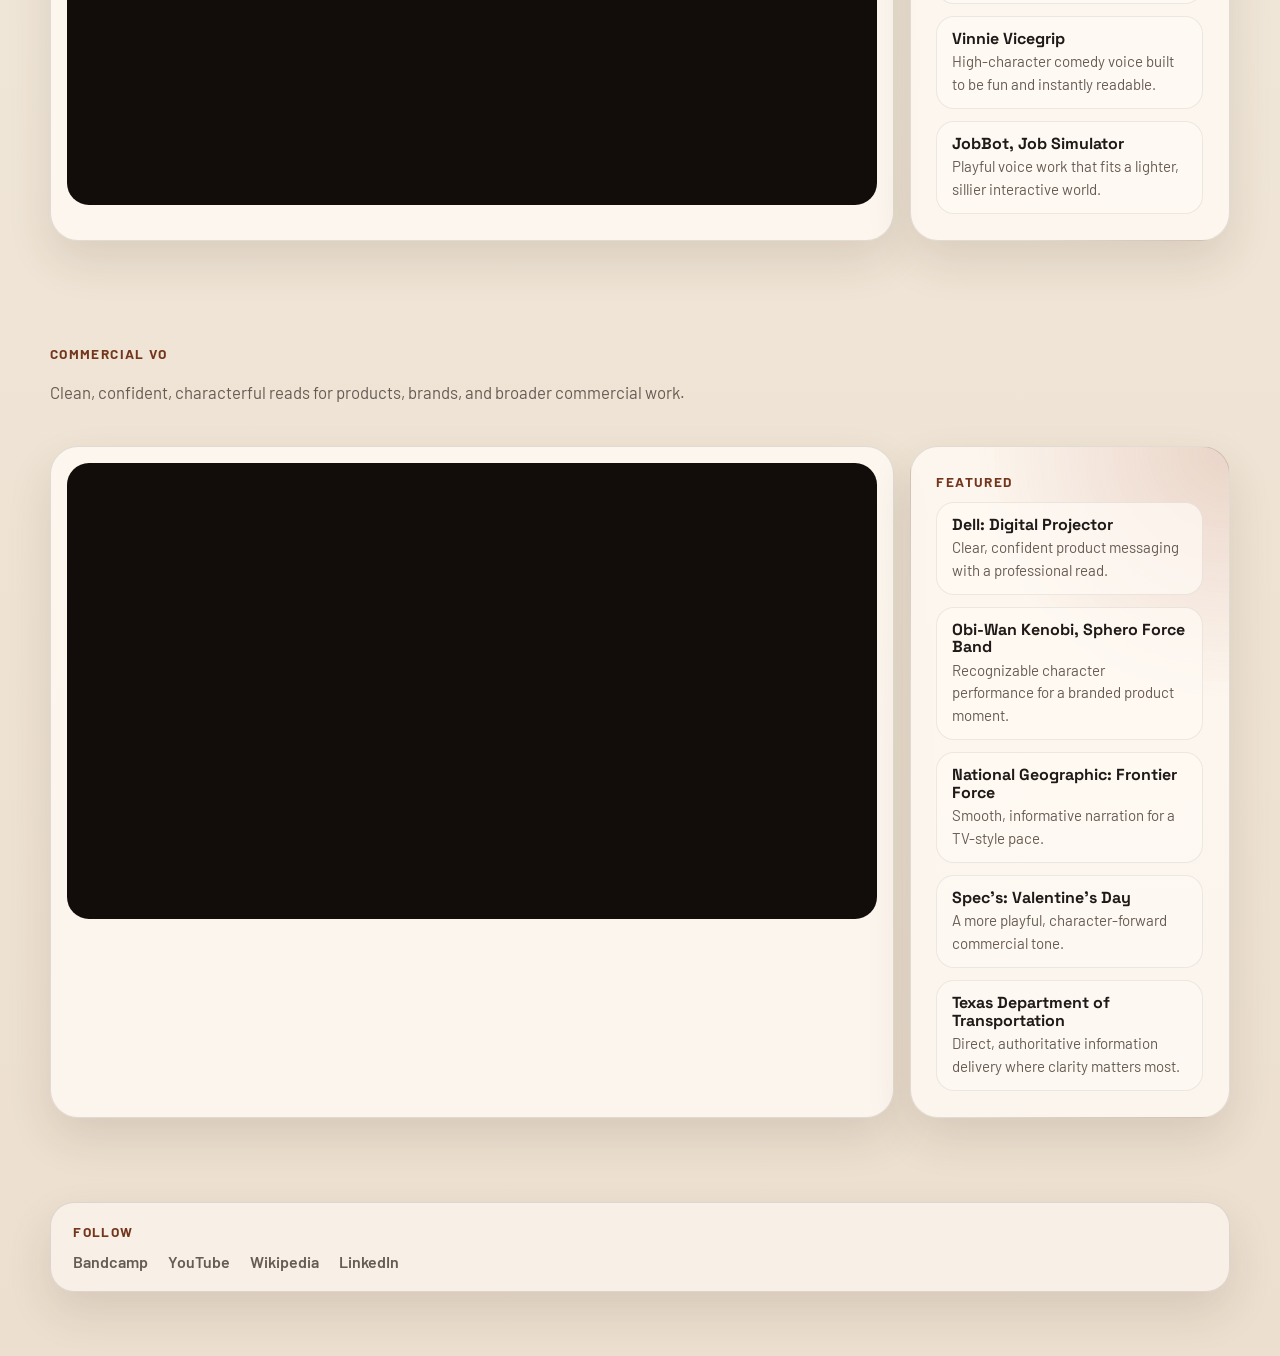
<file: reels.html>
<!DOCTYPE html>
<html lang="en">
  <head>
    <meta charset="UTF-8" />
    <meta name="viewport" content="width=device-width, initial-scale=1.0" />
    <meta
      name="description"
      content="Hear additional Funky Rustic reels for sound design, game voice, and commercial voice work."
    />
    <meta property="og:title" content="Reels | Funky Rustic" />
    <meta
      property="og:description"
      content="Hear additional Funky Rustic reels for sound design, game voice, and commercial voice work."
    />
    <meta property="og:url" content="https://felixdraconis.github.io/funkyrustic/reels.html" />
    <meta
      property="og:image"
      content="https://felixdraconis.github.io/funkyrustic/assets/branding/FunkyRustic_Montage.png"
    />
    <meta property="og:type" content="website" />
    <meta name="twitter:card" content="summary_large_image" />
    <meta name="twitter:title" content="Reels | Funky Rustic" />
    <meta
      name="twitter:description"
      content="Hear additional Funky Rustic reels for sound design, game voice, and commercial voice work."
    />
    <meta
      name="twitter:image"
      content="https://felixdraconis.github.io/funkyrustic/assets/branding/FunkyRustic_Montage.png"
    />
    <link rel="icon" type="image/png" href="assets/branding/FunkyRustic_Icon.png" />
    <title>Reels | Funky Rustic</title>
    <link rel="preconnect" href="https://fonts.googleapis.com" />
    <link rel="preconnect" href="https://fonts.gstatic.com" crossorigin />
    <link
      href="https://fonts.googleapis.com/css2?family=Barlow:opsz,wght@9..144,400;9..144,500;9..144,600;9..144,700&family=Space+Grotesk:wght@500;700&display=swap"
      rel="stylesheet"
    />
    <link rel="stylesheet" href="styles.css?v=20260329-2" />
  </head>
  <body>
    <div class="site-shell">
      <header class="site-header">
        <a class="brand" href="index.html" aria-label="Funky Rustic home">
          <img
            class="brand-mark"
            src="assets/branding/FunkyRustic_SmallBanner_NoBackground.png"
            alt="Funky Rustic logo"
          />
        </a>
        <nav class="site-nav" aria-label="Primary">
          <a href="work.html">Work</a>
          <a href="about.html">About</a>
          <a href="collaborate.html">Collaborate</a>
          <a href="contact.html">Contact</a>
        </nav>
      </header>

      <main>
        <section class="page-hero">
          <p class="eyebrow">Reels</p>
          <h1>More ways to hear Funky Rustic at work.</h1>
          <p class="section-text">
            Music stays featured on the main Work page. These reels carry the
            broader picture: sound design, game voice, and commercial voice.
          </p>
          <div class="hero-actions page-actions">
            <a class="button button-secondary" href="#sound-design">Sound FX</a>
            <a class="button button-secondary" href="#game-vo">Game VO</a>
            <a class="button button-secondary" href="#commercial-vo">Commercial VO</a>
          </div>
        </section>

        <section class="section" id="sound-design">
          <div class="section-heading section-heading-split">
            <div>
              <p class="eyebrow">Sound Design Reels</p>
              <p class="section-text">
                Sound design and integration have been part of the Funky Rustic toolkit since 1995.
              </p>
            </div>
          </div>
          <div class="feature-band reel-band secondary-reel-band">
            <article class="info-card reel-card">
              <div class="video-frame">
                <iframe
                  src="https://www.youtube.com/embed/0pBwJVqCK5Y"
                  title="Torment: Tides of Numenera sound design reel"
                  loading="lazy"
                  allow="accelerometer; autoplay; clipboard-write; encrypted-media; gyroscope; picture-in-picture; web-share"
                  referrerpolicy="strict-origin-when-cross-origin"
                  allowfullscreen
                ></iframe>
              </div>
            </article>
            <article class="quote-card reel-note">
              <p class="eyebrow">Featured</p>
              <div class="secondary-reel-links">
                <a class="secondary-reel-link" href="https://www.youtube.com/watch?v=0pBwJVqCK5Y" target="_blank" rel="noreferrer">
                  <strong>Torment: Tides of Numenera</strong>
                  <span>Dynamic, reactive dream-sequence sound design and integration.</span>
                </a>
                <a class="secondary-reel-link" href="https://www.youtube.com/watch?v=xQPLfYoGi5E" target="_blank" rel="noreferrer">
                  <strong>Unplugged</strong>
                  <span>Restrained, meditative sound work that lets the musical feel breathe.</span>
                </a>
                <a class="secondary-reel-link" href="https://www.youtube.com/watch?v=QuJWygBqObE" target="_blank" rel="noreferrer">
                  <strong>Aliens: Colonial Marines</strong>
                  <span>Film-authentic sonic detail blended with custom field recording.</span>
                </a>
              </div>
            </article>
          </div>
        </section>

        <section class="section" id="game-vo">
          <div class="section-heading section-heading-split">
            <div>
              <p class="eyebrow">Game VO</p>
              <p class="section-text">
                Character voice that can move from villainous and theatrical to grounded and direct.
              </p>
            </div>
          </div>
          <div class="feature-band reel-band secondary-reel-band">
            <article class="info-card reel-card">
              <div class="video-frame">
                <iframe
                  src="https://www.youtube.com/embed/AEVRcVHf3vE?start=19"
                  title="Game voice over reel"
                  loading="lazy"
                  allow="accelerometer; autoplay; clipboard-write; encrypted-media; gyroscope; picture-in-picture; web-share"
                  referrerpolicy="strict-origin-when-cross-origin"
                  allowfullscreen
                ></iframe>
              </div>
            </article>
            <article class="quote-card reel-note">
              <p class="eyebrow">Featured</p>
              <div class="secondary-reel-links">
                <a class="secondary-reel-link" href="https://youtu.be/AEVRcVHf3vE?si=uhNb2MUA7kd6JDgf&t=19" target="_blank" rel="noreferrer">
                  <strong>Ancano, Skyrim</strong>
                  <span>Smug, dangerous, and memorably hard to like in exactly the right way.</span>
                </a>
                <a class="secondary-reel-link" href="https://youtu.be/X1vfd1lBmk8?si=r8tXCauaAAtStpWb&t=18" target="_blank" rel="noreferrer">
                  <strong>Steve Trevor, DC Universe Online</strong>
                  <span>Supportive authority with a steadier, more grounded tone.</span>
                </a>
                <a class="secondary-reel-link" href="https://youtu.be/X1vfd1lBmk8?si=oJPr6zgKOAWmJBXt&t=202" target="_blank" rel="noreferrer">
                  <strong>Vinnie Vicegrip</strong>
                  <span>High-character comedy voice built to be fun and instantly readable.</span>
                </a>
                <a class="secondary-reel-link" href="https://youtu.be/AEVRcVHf3vE?si=z__ukvRLhgFeYsib&t=192" target="_blank" rel="noreferrer">
                  <strong>JobBot, Job Simulator</strong>
                  <span>Playful voice work that fits a lighter, sillier interactive world.</span>
                </a>
              </div>
            </article>
          </div>
        </section>

        <section class="section" id="commercial-vo">
          <div class="section-heading section-heading-split">
            <div>
              <p class="eyebrow">Commercial VO</p>
              <p class="section-text">
                Clean, confident, characterful reads for products, brands, and broader commercial work.
              </p>
            </div>
          </div>
          <div class="feature-band reel-band secondary-reel-band">
            <article class="info-card reel-card">
              <div class="video-frame">
                <iframe
                  src="https://www.youtube.com/embed/f68KSaKnZ_c?start=35"
                  title="Commercial voice over reel"
                  loading="lazy"
                  allow="accelerometer; autoplay; clipboard-write; encrypted-media; gyroscope; picture-in-picture; web-share"
                  referrerpolicy="strict-origin-when-cross-origin"
                  allowfullscreen
                ></iframe>
              </div>
            </article>
            <article class="quote-card reel-note">
              <p class="eyebrow">Featured</p>
              <div class="secondary-reel-links">
                <a class="secondary-reel-link" href="https://youtu.be/f68KSaKnZ_c?si=cE3wa7WkeBdSFdW2&t=35" target="_blank" rel="noreferrer">
                  <strong>Dell: Digital Projector</strong>
                  <span>Clear, confident product messaging with a professional read.</span>
                </a>
                <a class="secondary-reel-link" href="https://youtu.be/f68KSaKnZ_c?si=UmuPghu-DLU3EEIu&t=6" target="_blank" rel="noreferrer">
                  <strong>Obi-Wan Kenobi, Sphero Force Band</strong>
                  <span>Recognizable character performance for a branded product moment.</span>
                </a>
                <a class="secondary-reel-link" href="https://youtu.be/f68KSaKnZ_c?si=dN4t1qNIYkYTaODH&t=76" target="_blank" rel="noreferrer">
                  <strong>National Geographic: Frontier Force</strong>
                  <span>Smooth, informative narration for a TV-style pace.</span>
                </a>
                <a class="secondary-reel-link" href="https://youtu.be/f68KSaKnZ_c?si=kE0I99JB6cAFkvyq&t=120" target="_blank" rel="noreferrer">
                  <strong>Spec&apos;s: Valentine&apos;s Day</strong>
                  <span>A more playful, character-forward commercial tone.</span>
                </a>
                <a class="secondary-reel-link" href="https://youtu.be/f68KSaKnZ_c?si=AXvBoKlEpsbWZp8-&t=156" target="_blank" rel="noreferrer">
                  <strong>Texas Department of Transportation</strong>
                  <span>Direct, authoritative information delivery where clarity matters most.</span>
                </a>
              </div>
            </article>
          </div>
        </section>
      </main>

      <footer class="site-footer">
        <div class="footer-block">
          <p class="eyebrow">Follow</p>
          <div class="footer-links">
            <a href="https://alexanderbrandon.bandcamp.com/" target="_blank" rel="noreferrer">Bandcamp</a>
            <a href="https://www.youtube.com/@AlexCBrandon/videos" target="_blank" rel="noreferrer">YouTube</a>
            <a href="https://en.wikipedia.org/wiki/Alexander_Brandon" target="_blank" rel="noreferrer">Wikipedia</a>
            <a href="https://www.linkedin.com/in/alexander-brandon-b84272/" target="_blank" rel="noreferrer">LinkedIn</a>
          </div>
        </div>
      </footer>
    </div>
  </body>
</html>
</file>
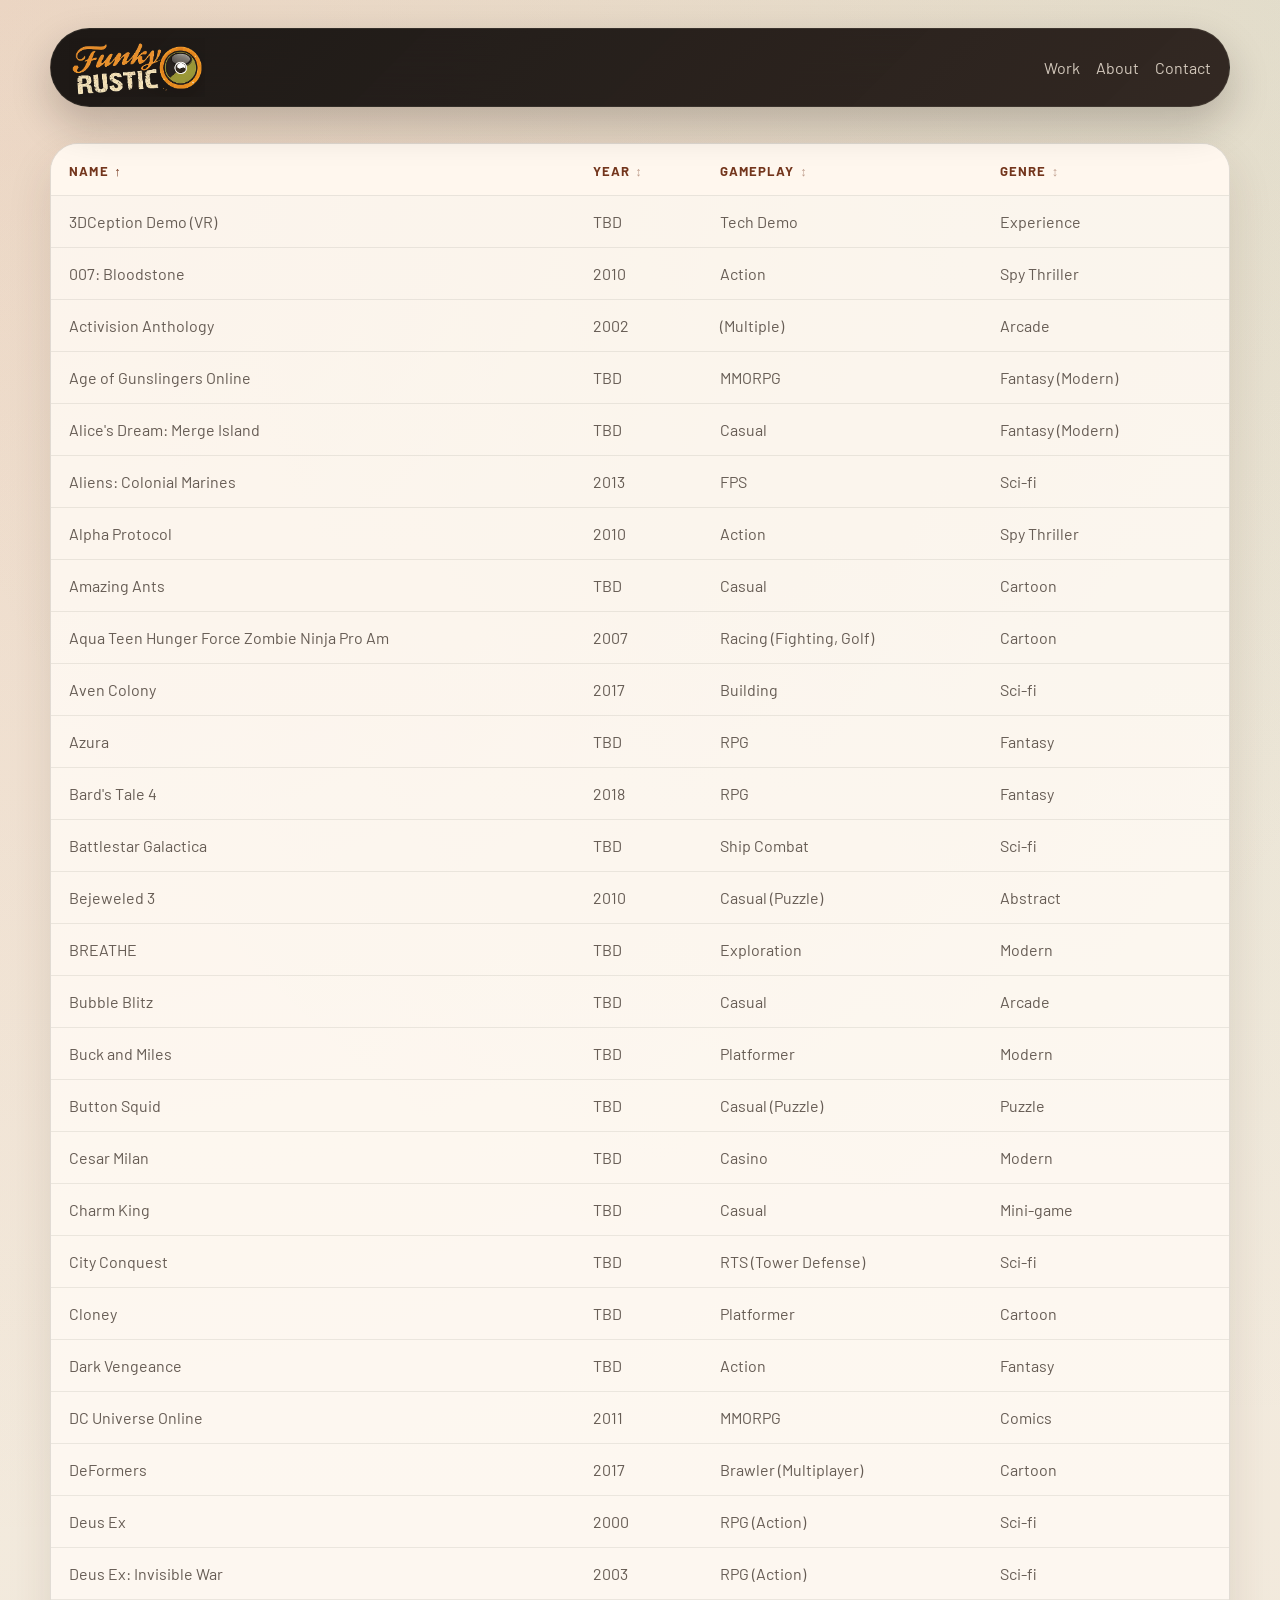
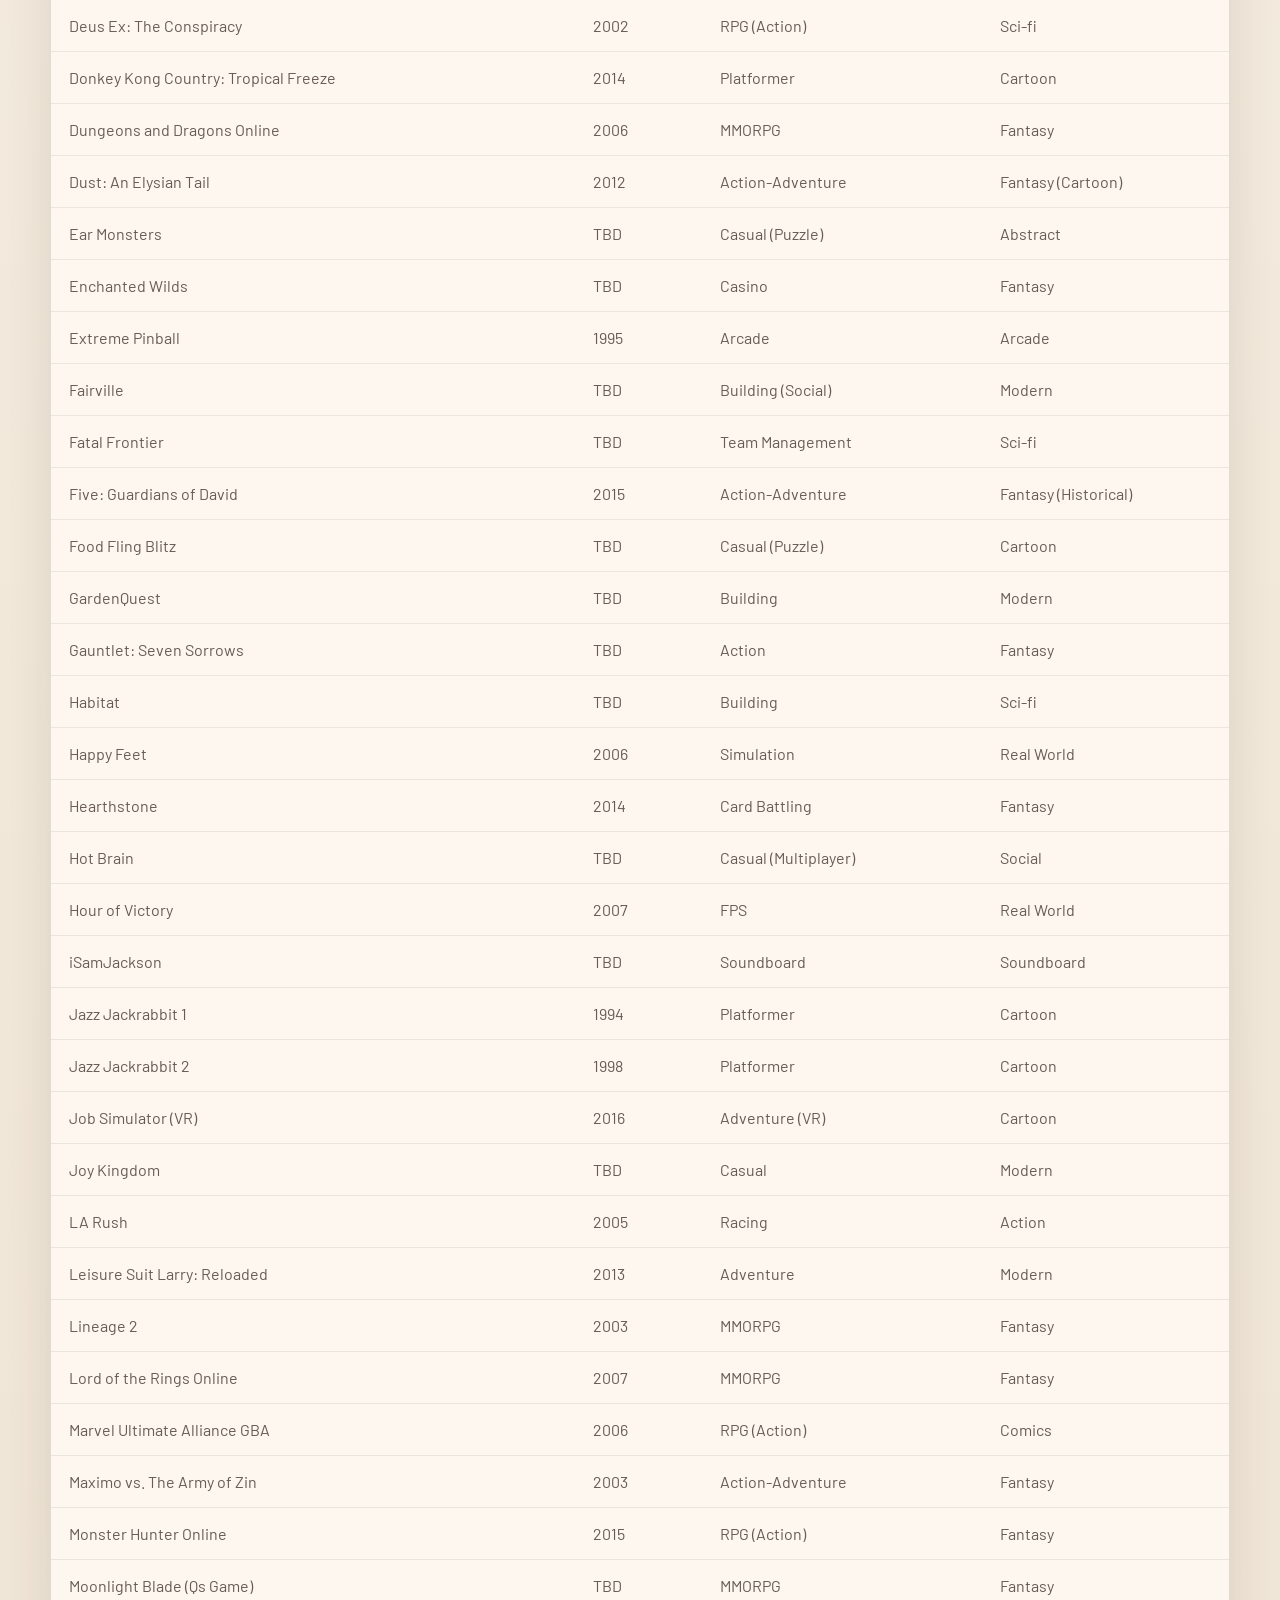
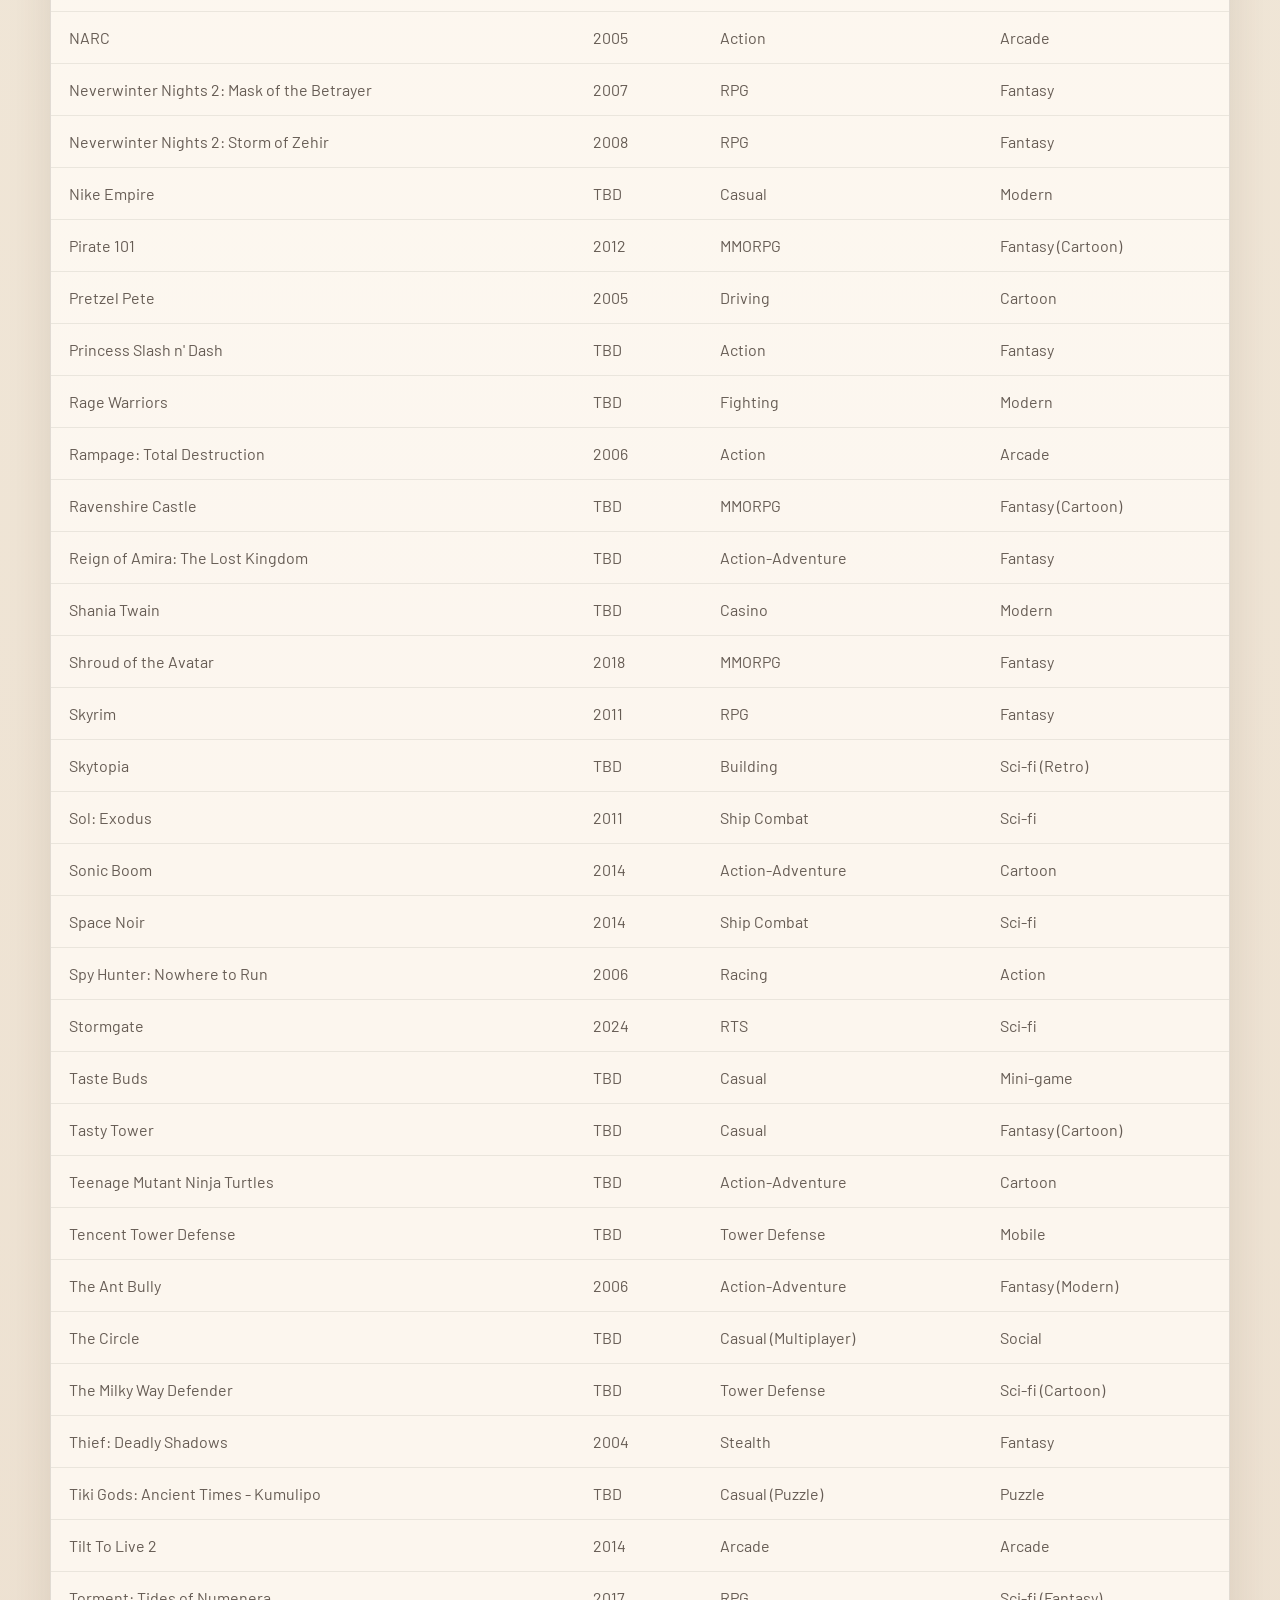
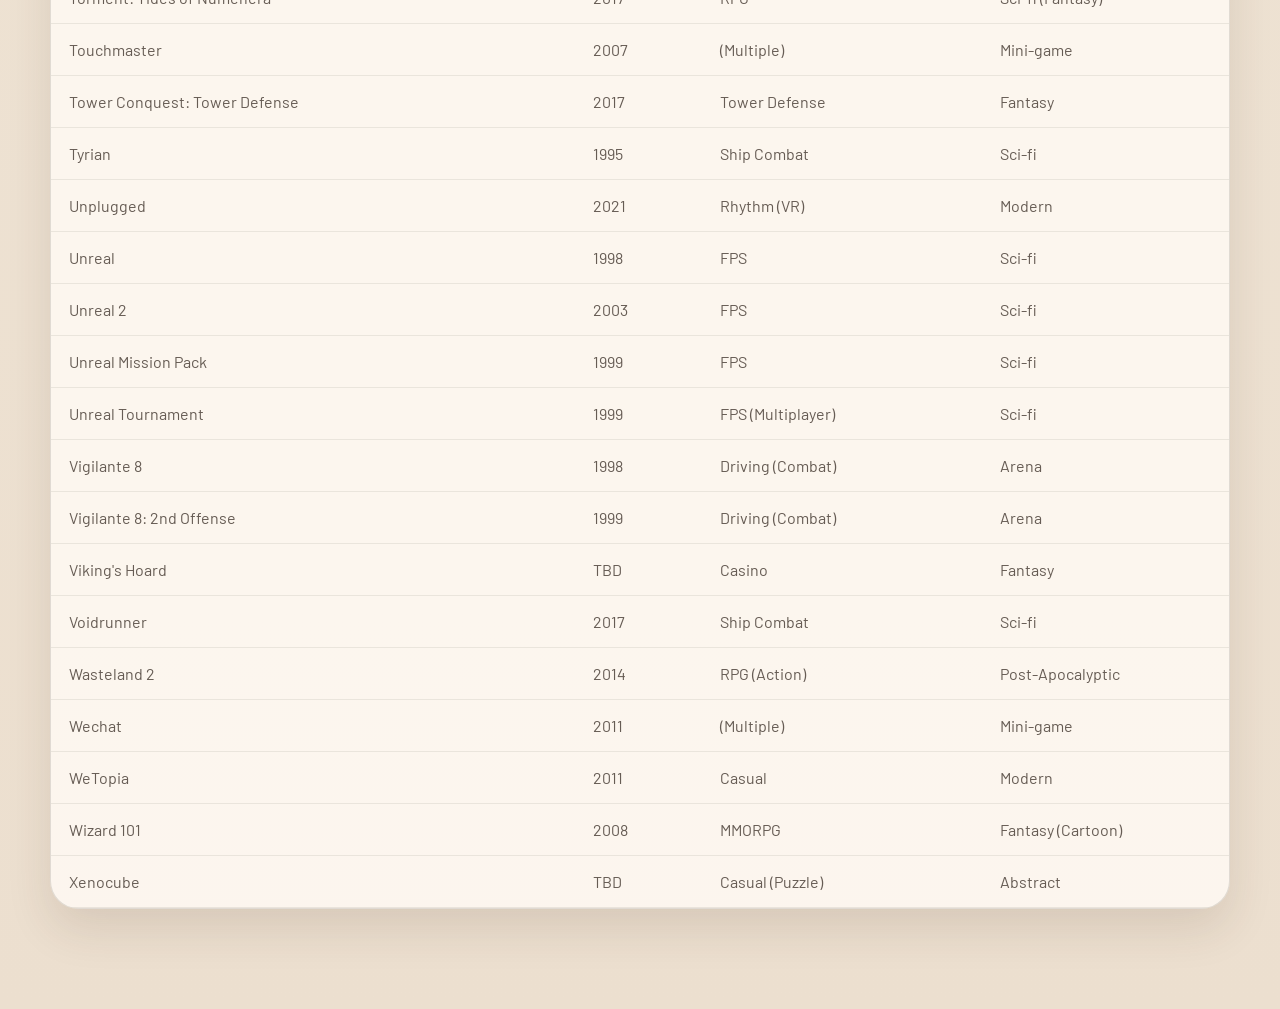
<file: work-history.html>
<!DOCTYPE html>
<html lang="en">
  <head>
    <meta charset="UTF-8" />
    <meta name="viewport" content="width=device-width, initial-scale=1.0" />
    <meta
      name="description"
      content="Browse the work history of Alexander Brandon and Funky Rustic across decades of games, interactive media, and audio production."
    />
    <meta property="og:title" content="Work History | Funky Rustic" />
    <meta
      property="og:description"
      content="Browse the work history of Alexander Brandon and Funky Rustic across decades of games, interactive media, and audio production."
    />
    <meta property="og:url" content="https://felixdraconis.github.io/funkyrustic/work-history.html" />
    <meta
      property="og:image"
      content="https://felixdraconis.github.io/funkyrustic/assets/branding/FunkyRustic_Montage.png"
    />
    <meta property="og:type" content="website" />
    <meta name="twitter:card" content="summary_large_image" />
    <meta name="twitter:title" content="Work History | Funky Rustic" />
    <meta
      name="twitter:description"
      content="Browse the work history of Alexander Brandon and Funky Rustic across decades of games, interactive media, and audio production."
    />
    <meta
      name="twitter:image"
      content="https://felixdraconis.github.io/funkyrustic/assets/branding/FunkyRustic_Montage.png"
    />
    <link rel="icon" type="image/png" href="assets/branding/FunkyRustic_Icon.png" />
    <title>Work History | Funky Rustic</title>
    <link rel="preconnect" href="https://fonts.googleapis.com" />
    <link rel="preconnect" href="https://fonts.gstatic.com" crossorigin />
    <link
      href="https://fonts.googleapis.com/css2?family=Barlow:opsz,wght@9..144,400;9..144,500;9..144,600;9..144,700&family=Space+Grotesk:wght@500;700&display=swap"
      rel="stylesheet"
    />
    <link rel="stylesheet" href="styles.css?v=20260329-2" />
  </head>
  <body>
    <div class="site-shell">
      <header class="site-header">
        <a class="brand" href="index.html" aria-label="Funky Rustic home">
          <img
            class="brand-mark"
            src="assets/branding/FunkyRustic_SmallBanner_NoBackground.png"
            alt="Funky Rustic logo"
          />
        </a>
        <nav class="site-nav" aria-label="Primary">
          <a href="work.html">Work</a>
          <a href="about.html">About</a>
          <a href="contact.html">Contact</a>
        </nav>
      </header>

      <main>
        <section class="section">
          <div class="archive-table-shell">
            <table class="archive-table" data-sort-table>
              <thead>
                <tr>
                  <th scope="col">
                    <button class="sort-button" type="button" data-sort-column="0" data-sort-default="asc">
                      Name
                    </button>
                  </th>
                  <th scope="col">
                    <button class="sort-button" type="button" data-sort-column="1">
                      Year
                    </button>
                  </th>
                  <th scope="col">
                    <button class="sort-button" type="button" data-sort-column="2">
                      Gameplay
                    </button>
                  </th>
                  <th scope="col">
                    <button class="sort-button" type="button" data-sort-column="3">
                      Genre
                    </button>
                  </th>
                </tr>
              </thead>
              <tbody>
                <tr><td>Gauntlet: Seven Sorrows</td><td>TBD</td><td>Action</td><td>Fantasy</td></tr>
                <tr><td>Dark Vengeance</td><td>TBD</td><td>Action</td><td>Fantasy</td></tr>
                <tr><td>Princess Slash n' Dash</td><td>TBD</td><td>Action</td><td>Fantasy</td></tr>
                <tr><td>Rampage: Total Destruction</td><td>2006</td><td>Action</td><td>Arcade</td></tr>
                <tr><td>NARC</td><td>2005</td><td>Action</td><td>Arcade</td></tr>
                <tr><td>Alpha Protocol</td><td>2010</td><td>Action</td><td>Spy Thriller</td></tr>
                <tr><td>007: Bloodstone</td><td>2010</td><td>Action</td><td>Spy Thriller</td></tr>
                <tr><td>Teenage Mutant Ninja Turtles</td><td>TBD</td><td>Action-Adventure</td><td>Cartoon</td></tr>
                <tr><td>Sonic Boom</td><td>2014</td><td>Action-Adventure</td><td>Cartoon</td></tr>
                <tr><td>Reign of Amira: The Lost Kingdom</td><td>TBD</td><td>Action-Adventure</td><td>Fantasy</td></tr>
                <tr><td>Maximo vs. The Army of Zin</td><td>2003</td><td>Action-Adventure</td><td>Fantasy</td></tr>
                <tr><td>Dust: An Elysian Tail</td><td>2012</td><td>Action-Adventure</td><td>Fantasy (Cartoon)</td></tr>
                <tr><td>The Ant Bully</td><td>2006</td><td>Action-Adventure</td><td>Fantasy (Modern)</td></tr>
                <tr><td>Five: Guardians of David</td><td>2015</td><td>Action-Adventure</td><td>Fantasy (Historical)</td></tr>
                <tr><td>Leisure Suit Larry: Reloaded</td><td>2013</td><td>Adventure</td><td>Modern</td></tr>
                <tr><td>Job Simulator (VR)</td><td>2016</td><td>Adventure (VR)</td><td>Cartoon</td></tr>
                <tr><td>Habitat</td><td>TBD</td><td>Building</td><td>Sci-fi</td></tr>
                <tr><td>Aven Colony</td><td>2017</td><td>Building</td><td>Sci-fi</td></tr>
                <tr><td>Skytopia</td><td>TBD</td><td>Building</td><td>Sci-fi (Retro)</td></tr>
                <tr><td>GardenQuest</td><td>TBD</td><td>Building</td><td>Modern</td></tr>
                <tr><td>Fairville</td><td>TBD</td><td>Building (Social)</td><td>Modern</td></tr>
                <tr><td>Hearthstone</td><td>2014</td><td>Card Battling</td><td>Fantasy</td></tr>
                <tr><td>Bubble Blitz</td><td>TBD</td><td>Casual</td><td>Arcade</td></tr>
                <tr><td>Charm King</td><td>TBD</td><td>Casual</td><td>Mini-game</td></tr>
                <tr><td>Tasty Tower</td><td>TBD</td><td>Casual</td><td>Fantasy (Cartoon)</td></tr>
                <tr><td>Alice's Dream: Merge Island</td><td>TBD</td><td>Casual</td><td>Fantasy (Modern)</td></tr>
                <tr><td>Amazing Ants</td><td>TBD</td><td>Casual</td><td>Cartoon</td></tr>
                <tr><td>WeTopia</td><td>2011</td><td>Casual</td><td>Modern</td></tr>
                <tr><td>Joy Kingdom</td><td>TBD</td><td>Casual</td><td>Modern</td></tr>
                <tr><td>Nike Empire</td><td>TBD</td><td>Casual</td><td>Modern</td></tr>
                <tr><td>Taste Buds</td><td>TBD</td><td>Casual</td><td>Mini-game</td></tr>
                <tr><td>Tiki Gods: Ancient Times - Kumulipo</td><td>TBD</td><td>Casual (Puzzle)</td><td>Puzzle</td></tr>
                <tr><td>Button Squid</td><td>TBD</td><td>Casual (Puzzle)</td><td>Puzzle</td></tr>
                <tr><td>Food Fling Blitz</td><td>TBD</td><td>Casual (Puzzle)</td><td>Cartoon</td></tr>
                <tr><td>Bejeweled 3</td><td>2010</td><td>Casual (Puzzle)</td><td>Abstract</td></tr>
                <tr><td>Xenocube</td><td>TBD</td><td>Casual (Puzzle)</td><td>Abstract</td></tr>
                <tr><td>Ear Monsters</td><td>TBD</td><td>Casual (Puzzle)</td><td>Abstract</td></tr>
                <tr><td>Hot Brain</td><td>TBD</td><td>Casual (Multiplayer)</td><td>Social</td></tr>
                <tr><td>The Circle</td><td>TBD</td><td>Casual (Multiplayer)</td><td>Social</td></tr>
                <tr><td>Pretzel Pete</td><td>2005</td><td>Driving</td><td>Cartoon</td></tr>
                <tr><td>Vigilante 8</td><td>1998</td><td>Driving (Combat)</td><td>Arena</td></tr>
                <tr><td>Vigilante 8: 2nd Offense</td><td>1999</td><td>Driving (Combat)</td><td>Arena</td></tr>
                <tr><td>Unreal</td><td>1998</td><td>FPS</td><td>Sci-fi</td></tr>
                <tr><td>Unreal 2</td><td>2003</td><td>FPS</td><td>Sci-fi</td></tr>
                <tr><td>Unreal Mission Pack</td><td>1999</td><td>FPS</td><td>Sci-fi</td></tr>
                <tr><td>Hour of Victory</td><td>2007</td><td>FPS</td><td>Real World</td></tr>
                <tr><td>Aliens: Colonial Marines</td><td>2013</td><td>FPS</td><td>Sci-fi</td></tr>
                <tr><td>Unreal Tournament</td><td>1999</td><td>FPS (Multiplayer)</td><td>Sci-fi</td></tr>
                <tr><td>DC Universe Online</td><td>2011</td><td>MMORPG</td><td>Comics</td></tr>
                <tr><td>Moonlight Blade (Qs Game)</td><td>TBD</td><td>MMORPG</td><td>Fantasy</td></tr>
                <tr><td>Age of Gunslingers Online</td><td>TBD</td><td>MMORPG</td><td>Fantasy (Modern)</td></tr>
                <tr><td>Pirate 101</td><td>2012</td><td>MMORPG</td><td>Fantasy (Cartoon)</td></tr>
                <tr><td>Wizard 101</td><td>2008</td><td>MMORPG</td><td>Fantasy (Cartoon)</td></tr>
                <tr><td>Ravenshire Castle</td><td>TBD</td><td>MMORPG</td><td>Fantasy (Cartoon)</td></tr>
                <tr><td>Lineage 2</td><td>2003</td><td>MMORPG</td><td>Fantasy</td></tr>
                <tr><td>Shroud of the Avatar</td><td>2018</td><td>MMORPG</td><td>Fantasy</td></tr>
                <tr><td>Dungeons and Dragons Online</td><td>2006</td><td>MMORPG</td><td>Fantasy</td></tr>
                <tr><td>Lord of the Rings Online</td><td>2007</td><td>MMORPG</td><td>Fantasy</td></tr>
                <tr><td>Jazz Jackrabbit 1</td><td>1994</td><td>Platformer</td><td>Cartoon</td></tr>
                <tr><td>Jazz Jackrabbit 2</td><td>1998</td><td>Platformer</td><td>Cartoon</td></tr>
                <tr><td>Donkey Kong Country: Tropical Freeze</td><td>2014</td><td>Platformer</td><td>Cartoon</td></tr>
                <tr><td>Cloney</td><td>TBD</td><td>Platformer</td><td>Cartoon</td></tr>
                <tr><td>Buck and Miles</td><td>TBD</td><td>Platformer</td><td>Modern</td></tr>
                <tr><td>Neverwinter Nights 2: Mask of the Betrayer</td><td>2007</td><td>RPG</td><td>Fantasy</td></tr>
                <tr><td>Neverwinter Nights 2: Storm of Zehir</td><td>2008</td><td>RPG</td><td>Fantasy</td></tr>
                <tr><td>Skyrim</td><td>2011</td><td>RPG</td><td>Fantasy</td></tr>
                <tr><td>Azura</td><td>TBD</td><td>RPG</td><td>Fantasy</td></tr>
                <tr><td>Torment: Tides of Numenera</td><td>2017</td><td>RPG</td><td>Sci-fi (Fantasy)</td></tr>
                <tr><td>Bard's Tale 4</td><td>2018</td><td>RPG</td><td>Fantasy</td></tr>
                <tr><td>Deus Ex</td><td>2000</td><td>RPG (Action)</td><td>Sci-fi</td></tr>
                <tr><td>Deus Ex: The Conspiracy</td><td>2002</td><td>RPG (Action)</td><td>Sci-fi</td></tr>
                <tr><td>Deus Ex: Invisible War</td><td>2003</td><td>RPG (Action)</td><td>Sci-fi</td></tr>
                <tr><td>Monster Hunter Online</td><td>2015</td><td>RPG (Action)</td><td>Fantasy</td></tr>
                <tr><td>Wasteland 2</td><td>2014</td><td>RPG (Action)</td><td>Post-Apocalyptic</td></tr>
                <tr><td>Marvel Ultimate Alliance GBA</td><td>2006</td><td>RPG (Action)</td><td>Comics</td></tr>
                <tr><td>Stormgate</td><td>2024</td><td>RTS</td><td>Sci-fi</td></tr>
                <tr><td>City Conquest</td><td>TBD</td><td>RTS (Tower Defense)</td><td>Sci-fi</td></tr>
                <tr><td>Tyrian</td><td>1995</td><td>Ship Combat</td><td>Sci-fi</td></tr>
                <tr><td>Battlestar Galactica</td><td>TBD</td><td>Ship Combat</td><td>Sci-fi</td></tr>
                <tr><td>Space Noir</td><td>2014</td><td>Ship Combat</td><td>Sci-fi</td></tr>
                <tr><td>Sol: Exodus</td><td>2011</td><td>Ship Combat</td><td>Sci-fi</td></tr>
                <tr><td>Voidrunner</td><td>2017</td><td>Ship Combat</td><td>Sci-fi</td></tr>
                <tr><td>Happy Feet</td><td>2006</td><td>Simulation</td><td>Real World</td></tr>
                <tr><td>Thief: Deadly Shadows</td><td>2004</td><td>Stealth</td><td>Fantasy</td></tr>
                <tr><td>Extreme Pinball</td><td>1995</td><td>Arcade</td><td>Arcade</td></tr>
                <tr><td>Tilt To Live 2</td><td>2014</td><td>Arcade</td><td>Arcade</td></tr>
                <tr><td>DeFormers</td><td>2017</td><td>Brawler (Multiplayer)</td><td>Cartoon</td></tr>
                <tr><td>Viking's Hoard</td><td>TBD</td><td>Casino</td><td>Fantasy</td></tr>
                <tr><td>Enchanted Wilds</td><td>TBD</td><td>Casino</td><td>Fantasy</td></tr>
                <tr><td>Shania Twain</td><td>TBD</td><td>Casino</td><td>Modern</td></tr>
                <tr><td>Cesar Milan</td><td>TBD</td><td>Casino</td><td>Modern</td></tr>
                <tr><td>BREATHE</td><td>TBD</td><td>Exploration</td><td>Modern</td></tr>
                <tr><td>Rage Warriors</td><td>TBD</td><td>Fighting</td><td>Modern</td></tr>
                <tr><td>LA Rush</td><td>2005</td><td>Racing</td><td>Action</td></tr>
                <tr><td>Spy Hunter: Nowhere to Run</td><td>2006</td><td>Racing</td><td>Action</td></tr>
                <tr><td>Aqua Teen Hunger Force Zombie Ninja Pro Am</td><td>2007</td><td>Racing (Fighting, Golf)</td><td>Cartoon</td></tr>
                <tr><td>Unplugged</td><td>2021</td><td>Rhythm (VR)</td><td>Modern</td></tr>
                <tr><td>Fatal Frontier</td><td>TBD</td><td>Team Management</td><td>Sci-fi</td></tr>
                <tr><td>The Milky Way Defender</td><td>TBD</td><td>Tower Defense</td><td>Sci-fi (Cartoon)</td></tr>
                <tr><td>Tower Conquest: Tower Defense</td><td>2017</td><td>Tower Defense</td><td>Fantasy</td></tr>
                <tr><td>Tencent Tower Defense</td><td>TBD</td><td>Tower Defense</td><td>Mobile</td></tr>
                <tr><td>Activision Anthology</td><td>2002</td><td>(Multiple)</td><td>Arcade</td></tr>
                <tr><td>Touchmaster</td><td>2007</td><td>(Multiple)</td><td>Mini-game</td></tr>
                <tr><td>Wechat</td><td>2011</td><td>(Multiple)</td><td>Mini-game</td></tr>
                <tr><td>iSamJackson</td><td>TBD</td><td>Soundboard</td><td>Soundboard</td></tr>
                <tr><td>3DCeption Demo (VR)</td><td>TBD</td><td>Tech Demo</td><td>Experience</td></tr>
              </tbody>
            </table>
          </div>
        </section>
      </main>
    </div>
    <script src="script.js?v=20260329-1"></script>
  </body>
</html>
</file>
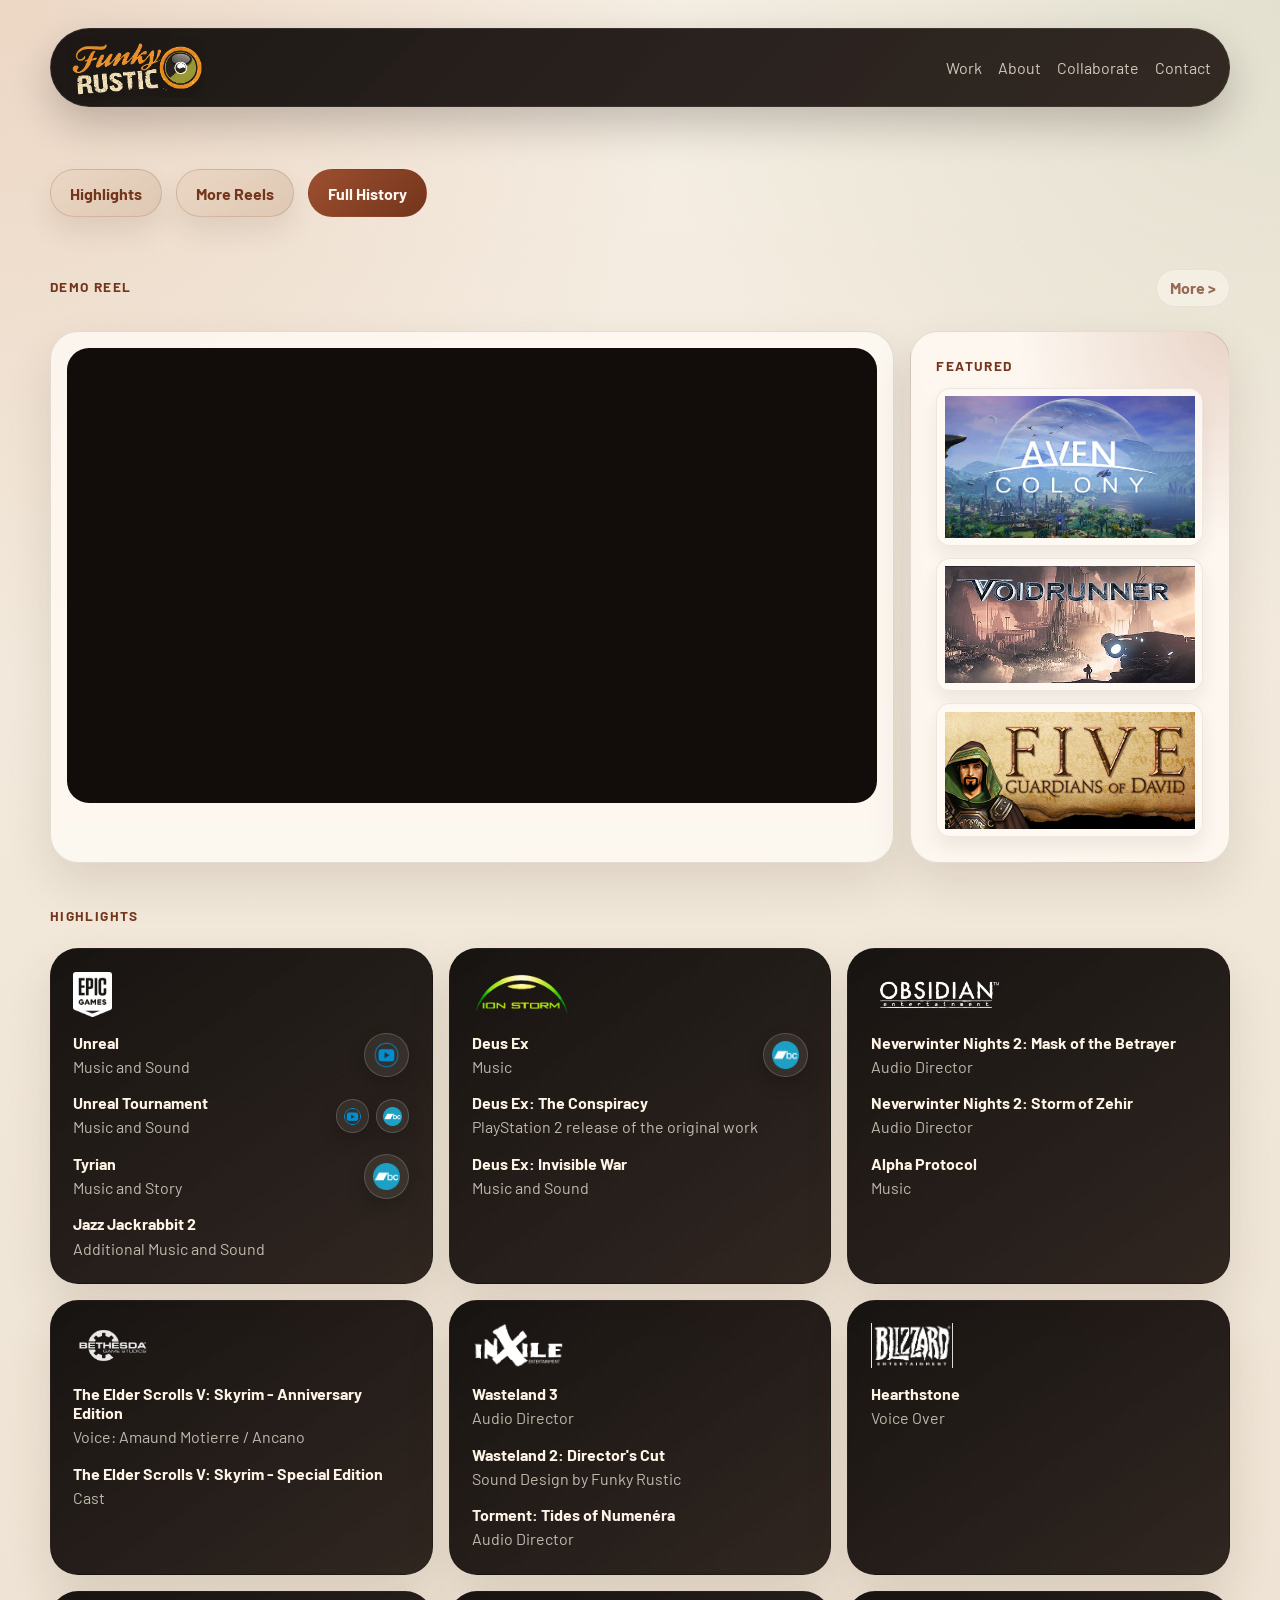
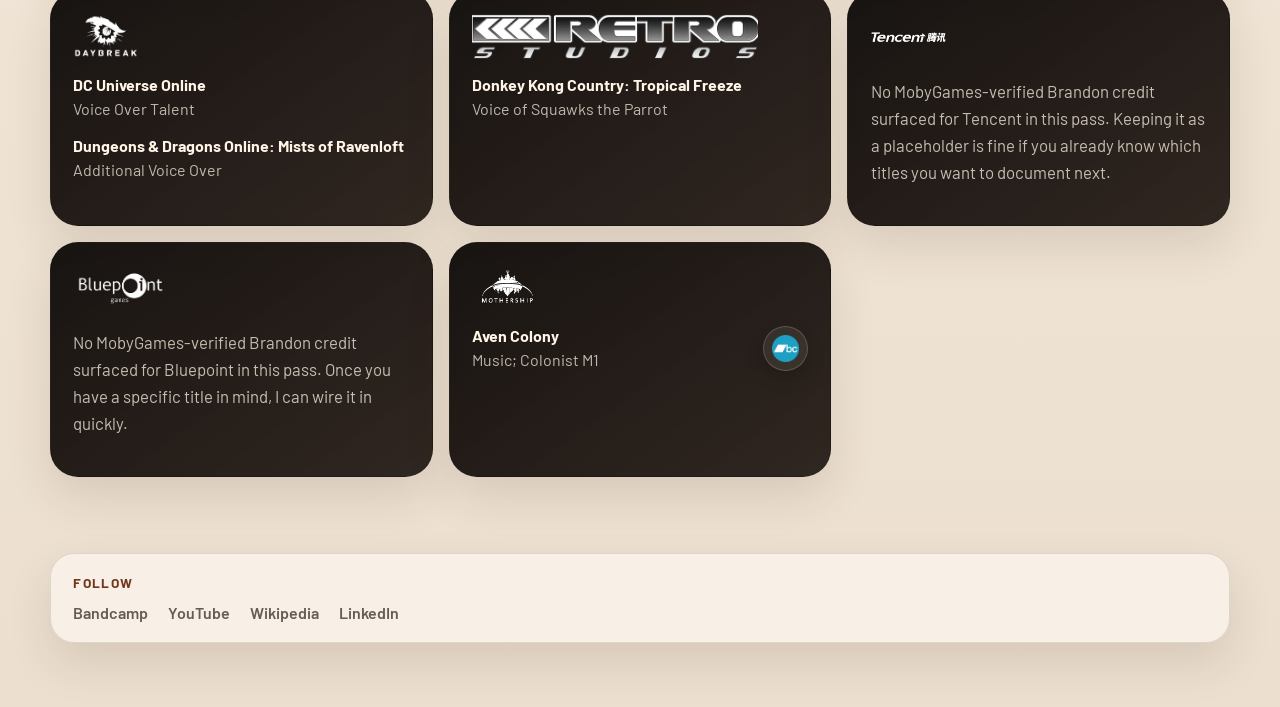
<file: work.html>
<!DOCTYPE html>
<html lang="en">
  <head>
    <meta charset="UTF-8" />
    <meta name="viewport" content="width=device-width, initial-scale=1.0" />
    <meta
      name="description"
      content="Explore selected work from Alexander Brandon and Funky Rustic across Unreal, Deus Ex, Skyrim, Wasteland, Aven Colony, and more."
    />
    <meta property="og:title" content="Work | Funky Rustic" />
    <meta
      property="og:description"
      content="Explore selected work from Alexander Brandon and Funky Rustic across Unreal, Deus Ex, Skyrim, Wasteland, Aven Colony, and more."
    />
    <meta property="og:url" content="https://felixdraconis.github.io/funkyrustic/work.html" />
    <meta
      property="og:image"
      content="https://felixdraconis.github.io/funkyrustic/assets/branding/FunkyRustic_Montage.png"
    />
    <meta property="og:type" content="website" />
    <meta name="twitter:card" content="summary_large_image" />
    <meta name="twitter:title" content="Work | Funky Rustic" />
    <meta
      name="twitter:description"
      content="Explore selected work from Alexander Brandon and Funky Rustic across Unreal, Deus Ex, Skyrim, Wasteland, Aven Colony, and more."
    />
    <meta
      name="twitter:image"
      content="https://felixdraconis.github.io/funkyrustic/assets/branding/FunkyRustic_Montage.png"
    />
    <link rel="icon" type="image/png" href="assets/branding/FunkyRustic_Icon.png" />
    <title>Work | Funky Rustic</title>
    <link rel="preconnect" href="https://fonts.googleapis.com" />
    <link rel="preconnect" href="https://fonts.gstatic.com" crossorigin />
    <link
      href="https://fonts.googleapis.com/css2?family=Barlow:opsz,wght@9..144,400;9..144,500;9..144,600;9..144,700&family=Space+Grotesk:wght@500;700&display=swap"
      rel="stylesheet"
    />
    <link rel="stylesheet" href="styles.css?v=20260329-2" />
  </head>
  <body>
    <div class="site-shell">
      <header class="site-header">
        <a class="brand" href="index.html" aria-label="Funky Rustic home">
          <img
            class="brand-mark"
            src="assets/branding/FunkyRustic_SmallBanner_NoBackground.png"
            alt="Funky Rustic logo"
          />
        </a>
        <nav class="site-nav" aria-label="Primary">
          <a href="work.html">Work</a>
          <a href="about.html">About</a>
          <a href="collaborate.html">Collaborate</a>
          <a href="contact.html">Contact</a>
        </nav>
      </header>

      <main>
        <section class="page-hero work-page-hero">
          <div class="hero-actions page-actions">
            <a class="button button-secondary" href="#company-credits">Highlights</a>
            <a class="button button-secondary" href="reels.html">More Reels</a>
            <a class="button button-primary" href="work-history.html">Full History</a>
          </div>
        </section>

        <section class="section work-section">
          <div class="section-heading section-heading-split" id="demo-reel">
            <div>
              <p class="eyebrow">Demo Reel</p>
            </div>
            <a class="button button-quiet" href="reels.html">More &gt;</a>
          </div>

          <div class="feature-band reel-band">
            <article class="info-card reel-card">
              <div class="video-frame">
                <iframe
                  src="https://www.youtube.com/embed/-cY2ufgB0BI"
                  title="Funky Rustic demo reel"
                  loading="lazy"
                  allow="accelerometer; autoplay; clipboard-write; encrypted-media; gyroscope; picture-in-picture; web-share"
                  referrerpolicy="strict-origin-when-cross-origin"
                  allowfullscreen
                ></iframe>
              </div>
            </article>
            <article class="quote-card reel-note">
              <p class="eyebrow">Featured</p>
              <div class="reel-logo-list">
                <a
                  class="reel-logo-link"
                  href="https://store.steampowered.com/app/484900/Aven_Colony/"
                  target="_blank"
                  rel="noreferrer"
                  aria-label="Open Aven Colony on Steam"
                >
                  <img
                    class="reel-logo-image"
                    src="assets/gamelogos/logo_game_aven_colony.jpg"
                    alt="Aven Colony logo"
                  />
                </a>
                <a
                  class="reel-logo-link"
                  href="https://store.steampowered.com/app/513190/Voidrunner/"
                  target="_blank"
                  rel="noreferrer"
                  aria-label="Open Voidrunner on Steam"
                >
                  <img
                    class="reel-logo-image"
                    src="assets/gamelogos/logo_game_voidrunner.jpg"
                    alt="Voidrunner logo"
                  />
                </a>
                <a
                  class="reel-logo-link"
                  href="https://store.steampowered.com/app/387010/FIVE_Guardians_of_David/"
                  target="_blank"
                  rel="noreferrer"
                  aria-label="Open FIVE Guardians of David on Steam"
                >
                  <img
                    class="reel-logo-image"
                    src="assets/gamelogos/logo_game_five_guardiansofdavid.jpg"
                    alt="FIVE Guardians of David logo"
                  />
                </a>
              </div>
            </article>
          </div>

          <div class="section-heading company-section-heading" id="company-credits">
            <p class="eyebrow">Highlights</p>
          </div>

          <div class="work-grid company-grid">
            <article class="work-card company-card">
              <img class="company-logo" src="assets/companylogos/logo_epic.png" alt="Epic Games logo" />
              <ul class="company-credit-list">
                <li>
                  <div class="company-credit-row">
                    <div class="company-credit-copy">
                      <a href="https://www.mobygames.com/game/330/unreal/" target="_blank" rel="noreferrer">Unreal</a>
                      <span class="company-credit-role">Music and Sound</span>
                    </div>
                    <a
                      class="company-link-icon"
                      href="https://www.youtube.com/watch?v=Ig1ZuwTjFwE&list=RDIg1ZuwTjFwE&start_radio=1"
                      target="_blank"
                      rel="noreferrer"
                      aria-label="Listen to Unreal music on YouTube"
                      title="YouTube"
                    >
                      <img src="assets/linklogos/youtube_circle_128.png" alt="" />
                    </a>
                  </div>
                </li>
                <li>
                  <div class="company-credit-row">
                    <div class="company-credit-copy">
                      <a href="https://www.mobygames.com/game/587/unreal-tournament/" target="_blank" rel="noreferrer">Unreal Tournament</a>
                      <span class="company-credit-role">Music and Sound</span>
                    </div>
                    <div class="company-link-stack">
                      <a
                        class="company-link-icon"
                        href="https://www.youtube.com/watch?v=ETeqKcnjRvQ&list=RDETeqKcnjRvQ&start_radio=1"
                        target="_blank"
                        rel="noreferrer"
                        aria-label="Listen to Unreal Tournament music on YouTube"
                        title="YouTube"
                      >
                        <img src="assets/linklogos/youtube_circle_128.png" alt="" />
                      </a>
                      <a
                        class="company-link-icon"
                        href="https://materiacollective.bandcamp.com/album/tournament-rematch-unreal-tournament-remixed"
                        target="_blank"
                        rel="noreferrer"
                        aria-label="Listen to Tournament Rematch: Unreal Tournament Remixed on Bandcamp"
                        title="Bandcamp"
                      >
                        <img src="assets/linklogos/bandcamp_circle_128.png" alt="" />
                      </a>
                    </div>
                  </div>
                </li>
                <li>
                  <div class="company-credit-row">
                    <div class="company-credit-copy">
                      <a href="https://www.mobygames.com/game/586/tyrian/" target="_blank" rel="noreferrer">Tyrian</a>
                      <span class="company-credit-role">Music and Story</span>
                    </div>
                    <a
                      class="company-link-icon company-link-icon-bandcamp"
                      href="https://alexanderbrandon.bandcamp.com/album/tyrian-original-soundtrack"
                      target="_blank"
                      rel="noreferrer"
                      aria-label="Listen to the Tyrian soundtrack on Bandcamp"
                      title="Bandcamp"
                    >
                      <img src="assets/linklogos/bandcamp_circle_128.png" alt="" />
                    </a>
                  </div>
                </li>
                <li>
                  <a href="https://www.mobygames.com/game/9700/jazz-jackrabbit-2/" target="_blank" rel="noreferrer">Jazz Jackrabbit 2</a>
                  <span class="company-credit-role">Additional Music and Sound</span>
                </li>
              </ul>
            </article>
            <article class="work-card company-card">
              <img class="company-logo" src="assets/companylogos/logo_ion_storm.png" alt="Ion Storm logo" />
              <ul class="company-credit-list">
                <li>
                  <div class="company-credit-row">
                    <div class="company-credit-copy">
                      <a href="https://www.mobygames.com/game/1749/deus-ex/" target="_blank" rel="noreferrer">Deus Ex</a>
                      <span class="company-credit-role">Music</span>
                    </div>
                    <a
                      class="company-link-icon company-link-icon-bandcamp"
                      href="https://alexanderbrandon.bandcamp.com/album/conspiravision-deus-ex-remixed"
                      target="_blank"
                      rel="noreferrer"
                      aria-label="Listen to Conspiravision: Deus Ex Remixed on Bandcamp"
                      title="Bandcamp"
                    >
                      <img src="assets/linklogos/bandcamp_circle_128.png" alt="" />
                    </a>
                  </div>
                </li>
                <li>
                  <a href="https://www.mobygames.com/game/1749/deus-ex/" target="_blank" rel="noreferrer">Deus Ex: The Conspiracy</a>
                  <span class="company-credit-role">PlayStation 2 release of the original work</span>
                </li>
                <li>
                  <a href="https://www.mobygames.com/game/11253/deus-ex-invisible-war/" target="_blank" rel="noreferrer">Deus Ex: Invisible War</a>
                  <span class="company-credit-role">Music and Sound</span>
                </li>
              </ul>
            </article>
            <article class="work-card company-card">
              <img class="company-logo" src="assets/companylogos/logo_obsidian.svg.png" alt="Obsidian Entertainment logo" />
              <ul class="company-credit-list">
                <li>
                  <a href="https://www.mobygames.com/game/30621/neverwinter-nights-2-mask-of-the-betrayer/" target="_blank" rel="noreferrer">Neverwinter Nights 2: Mask of the Betrayer</a>
                  <span class="company-credit-role">Audio Director</span>
                </li>
                <li>
                  <a href="https://www.mobygames.com/game/37818/neverwinter-nights-2-storm-of-zehir/credits/windows/" target="_blank" rel="noreferrer">Neverwinter Nights 2: Storm of Zehir</a>
                  <span class="company-credit-role">Audio Director</span>
                </li>
                <li>
                  <a href="https://www.mobygames.com/game/30262/alpha-protocol/" target="_blank" rel="noreferrer">Alpha Protocol</a>
                  <span class="company-credit-role">Music</span>
                </li>
              </ul>
            </article>
            <article class="work-card company-card">
              <img class="company-logo" src="assets/companylogos/logo_bethesda.avif" alt="Bethesda logo" />
              <ul class="company-credit-list">
                <li>
                  <a href="https://www.mobygames.com/game/176458/the-elder-scrolls-v-skyrim-anniversary-edition/" target="_blank" rel="noreferrer">The Elder Scrolls V: Skyrim - Anniversary Edition</a>
                  <span class="company-credit-role">Voice: Amaund Motierre / Ancano</span>
                </li>
                <li>
                  <a href="https://www.mobygames.com/game/82645/the-elder-scrolls-v-skyrim-special-edition/" target="_blank" rel="noreferrer">The Elder Scrolls V: Skyrim - Special Edition</a>
                  <span class="company-credit-role">Cast</span>
                </li>
              </ul>
            </article>
            <article class="work-card company-card">
              <img class="company-logo" src="assets/companylogos/logo_inxile.png.avif" alt="inXile Entertainment logo" />
              <ul class="company-credit-list">
                <li>
                  <a href="https://www.mobygames.com/game/149844/wasteland-3/" target="_blank" rel="noreferrer">Wasteland 3</a>
                  <span class="company-credit-role">Audio Director</span>
                </li>
                <li>
                  <a href="https://www.mobygames.com/game/75267/wasteland-2-directors-cut/" target="_blank" rel="noreferrer">Wasteland 2: Director's Cut</a>
                  <span class="company-credit-role">Sound Design by Funky Rustic</span>
                </li>
                <li>
                  <a href="https://www.mobygames.com/game/84411/torment-tides-of-numenera/credits/windows/" target="_blank" rel="noreferrer">Torment: Tides of Numenéra</a>
                  <span class="company-credit-role">Audio Director</span>
                </li>
              </ul>
            </article>
            <article class="work-card company-card">
              <img class="company-logo" src="assets/companylogos/logo_blizzard.png.avif" alt="Blizzard Entertainment logo" />
              <ul class="company-credit-list">
                <li>
                  <a href="https://www.mobygames.com/game/68743/hearthstone-heroes-of-warcraft/" target="_blank" rel="noreferrer">Hearthstone</a>
                  <span class="company-credit-role">Voice Over</span>
                </li>
              </ul>
            </article>
            <article class="work-card company-card">
              <img class="company-logo" src="assets/companylogos/logo_daybreak.png.avif" alt="Daybreak Game Company logo" />
              <ul class="company-credit-list">
                <li>
                  <a href="https://www.mobygames.com/game/47047/dc-universe-online/" target="_blank" rel="noreferrer">DC Universe Online</a>
                  <span class="company-credit-role">Voice Over Talent</span>
                </li>
                <li>
                  <a href="https://www.mobygames.com/game/196917/dungeons-dragons-online-mists-of-ravenloft/credits/windows/" target="_blank" rel="noreferrer">Dungeons &amp; Dragons Online: Mists of Ravenloft</a>
                  <span class="company-credit-role">Additional Voice Over</span>
                </li>
              </ul>
            </article>
            <article class="work-card company-card">
              <img class="company-logo" src="assets/companylogos/logo_retro_studios.png.avif" alt="Retro Studios logo" />
              <ul class="company-credit-list">
                <li>
                  <a href="https://www.mobygames.com/game/66119/donkey-kong-country-tropical-freeze/credits/switch/" target="_blank" rel="noreferrer">Donkey Kong Country: Tropical Freeze</a>
                  <span class="company-credit-role">Voice of Squawks the Parrot</span>
                </li>
              </ul>
            </article>
            <article class="work-card company-card">
              <img class="company-logo" src="assets/companylogos/logo_tencent.png.avif" alt="Tencent logo" />
              <p class="company-credit-note">
                No MobyGames-verified Brandon credit surfaced for Tencent in this pass.
                Keeping it as a placeholder is fine if you already know which titles you want to document next.
              </p>
            </article>
            <article class="work-card company-card">
              <img class="company-logo" src="assets/companylogos/logo_bluepoint.png.avif" alt="Bluepoint Games logo" />
              <p class="company-credit-note">
                No MobyGames-verified Brandon credit surfaced for Bluepoint in this pass.
                Once you have a specific title in mind, I can wire it in quickly.
              </p>
            </article>
            <article class="work-card company-card">
              <img class="company-logo" src="assets/companylogos/logo_mothership.png.avif" alt="Mothership Entertainment logo" />
              <ul class="company-credit-list">
                <li>
                  <div class="company-credit-row">
                    <div class="company-credit-copy">
                      <a href="https://www.mobygames.com/game/93163/aven-colony/" target="_blank" rel="noreferrer">Aven Colony</a>
                      <span class="company-credit-role">Music; Colonist M1</span>
                    </div>
                    <a
                      class="company-link-icon company-link-icon-bandcamp"
                      href="https://alexanderbrandon.bandcamp.com/album/aven-colony-original-game-soundtrack"
                      target="_blank"
                      rel="noreferrer"
                      aria-label="Listen to the Aven Colony soundtrack on Bandcamp"
                      title="Bandcamp"
                    >
                      <img src="assets/linklogos/bandcamp_circle_128.png" alt="" />
                    </a>
                  </div>
                </li>
              </ul>
            </article>
          </div>

        </section>
      </main>

      <footer class="site-footer">
        <div class="footer-block">
          <p class="eyebrow">Follow</p>
          <div class="footer-links">
            <a href="https://alexanderbrandon.bandcamp.com/" target="_blank" rel="noreferrer">Bandcamp</a>
            <a href="https://www.youtube.com/@AlexCBrandon/videos" target="_blank" rel="noreferrer">YouTube</a>
            <a href="https://en.wikipedia.org/wiki/Alexander_Brandon" target="_blank" rel="noreferrer">Wikipedia</a>
            <a href="https://www.linkedin.com/in/alexander-brandon-b84272/" target="_blank" rel="noreferrer">LinkedIn</a>
          </div>
        </div>
      </footer>
    </div>

  </body>
</html>
</file>
<file: styles.css>
:root {
  --bg: #f4ecdf;
  --surface: rgba(255, 250, 244, 0.8);
  --surface-strong: #fffaf4;
  --text: #1f1a17;
  --muted: #665c54;
  --accent: #9d4f2f;
  --accent-dark: #73351c;
  --line: rgba(31, 26, 23, 0.12);
  --shadow: 0 20px 45px rgba(68, 39, 24, 0.12);
}

* {
  box-sizing: border-box;
}

html {
  scroll-behavior: smooth;
}

body {
  margin: 0;
  font-family: "Barlow", sans-serif;
  color: var(--text);
  background:
    radial-gradient(circle at top left, rgba(199, 109, 59, 0.18), transparent 26%),
    radial-gradient(circle at top right, rgba(126, 146, 96, 0.15), transparent 24%),
    linear-gradient(180deg, #f5eee3 0%, #f0e6d7 52%, #ecdfcf 100%);
}

a {
  color: inherit;
  text-decoration: none;
}

button,
input,
select,
textarea {
  font: inherit;
}

.site-shell {
  width: min(1180px, calc(100% - 2rem));
  margin: 0 auto;
  padding: 1rem 0 4rem;
}

.site-header {
  position: sticky;
  top: 0;
  z-index: 10;
  display: flex;
  justify-content: space-between;
  align-items: center;
  gap: 1rem;
  padding: 0.55rem 1.1rem;
  margin-top: 0.75rem;
  border: 1px solid rgba(255, 244, 230, 0.08);
  border-radius: 999px;
  background:
    linear-gradient(135deg, rgba(20, 16, 14, 0.96), rgba(39, 29, 24, 0.94));
  backdrop-filter: blur(18px);
  box-shadow: 0 18px 40px rgba(22, 13, 9, 0.22);
}

.brand,
.hero h1,
.section-heading h2,
.path-card h3,
.info-card h3,
.work-card h3,
.hero-card h2 {
  font-family: "Space Grotesk", sans-serif;
}

.brand {
  display: inline-flex;
  align-items: center;
  justify-content: center;
  width: 8.5rem;
  height: 3.7rem;
  overflow: hidden;
}

.brand-mark {
  width: 100%;
  height: 100%;
  object-fit: contain;
  transform: scale(1.02);
  transform-origin: center;
  filter: drop-shadow(0 8px 16px rgba(0, 0, 0, 0.28));
}

.site-nav {
  display: flex;
  flex-wrap: wrap;
  gap: 1rem;
  color: rgba(255, 244, 230, 0.78);
}

.site-nav a:hover,
.path-card a:hover {
  color: #fff4e6;
}

.hero {
  display: grid;
  grid-template-columns: 1.45fr 0.95fr;
  gap: 1.5rem;
  padding: 5.5rem 0 2rem;
  align-items: end;
}

.hero-home {
  min-height: 68vh;
}

.hero-side-column {
  display: grid;
  gap: 1.75rem;
  align-content: start;
  justify-items: end;
}

.hero-copy,
.hero-card,
.info-card,
.path-card,
.work-card,
.quote-card,
.contact-card {
  border: 1px solid var(--line);
  border-radius: 28px;
  background: var(--surface);
  box-shadow: var(--shadow);
}

.hero-copy {
  padding: 2rem;
}

.hero-intro-image {
  display: block;
  width: 100%;
  height: 24rem;
  margin: 0 0 1.4rem;
  border-radius: 22px;
  object-fit: cover;
  object-position: center;
}

.eyebrow,
.card-label,
.path-label,
.work-type,
.quote-credit {
  margin: 0 0 0.75rem;
  color: var(--accent-dark);
  font-size: 0.85rem;
  font-weight: 700;
  letter-spacing: 0.1em;
  text-transform: uppercase;
}

.hero h1 {
  margin: 0;
  font-size: clamp(2.8rem, 6vw, 5.3rem);
  line-height: 0.96;
  max-width: 11ch;
}

.hero-cycle {
  position: relative;
  display: inline-block;
  min-width: 5.4ch;
  min-height: 0.9em;
  line-height: 0.9;
  vertical-align: -0.08em;
}

.hero-cycle-word {
  position: absolute;
  inset: 0;
  opacity: 0;
  animation: heroCycle 27s ease-in-out infinite;
}

.hero-cycle-sound {
  color: var(--accent-dark);
  animation-delay: 0s;
}

.hero-cycle-music {
  color: #346b9a;
  animation-delay: 9s;
}

.hero-cycle-voice {
  color: #4d7c57;
  animation-delay: 18s;
}

@keyframes heroCycle {
  0% {
    opacity: 0;
    transform: translateY(10%) scale(0.985);
  }

  14%,
  30% {
    opacity: 1;
    transform: translateY(0) scale(1);
  }

  40%,
  100% {
    opacity: 0;
    transform: translateY(-8%) scale(1.015);
  }
}

@media (prefers-reduced-motion: reduce) {
  .hero-cycle {
    min-width: 0;
    min-height: 0;
  }

  .hero-cycle-word {
    position: static;
    animation: none;
    opacity: 0;
    transform: none;
  }

  .hero-cycle-sound {
    opacity: 1;
  }

  .hero-cycle-music,
  .hero-cycle-voice {
    display: none;
  }

  .hero-cycle-sound {
    animation: none;
  }
}

.hero-text,
.section-text,
.info-card p,
.path-card p,
.work-card p,
.feature-copy p,
.stack-list p,
.contact-form label {
  color: var(--muted);
  font-size: 1.05rem;
  line-height: 1.6;
}

.hero-text {
  max-width: 40ch;
  margin: 1rem 0 0;
}

.hero-home .hero-text {
  max-width: 62ch;
}

.hero-actions {
  display: flex;
  flex-wrap: wrap;
  gap: 0.85rem;
  margin-top: 2rem;
}

.hero-actions-top {
  margin-top: 2.2rem;
  margin-bottom: 1rem;
}

.hero-pill-row {
  display: flex;
  flex-wrap: wrap;
  gap: 0.65rem;
  margin-top: 1.4rem;
}

.hero-pill {
  display: inline-flex;
  align-items: center;
  justify-content: center;
  min-height: 2.55rem;
  padding: 0.55rem 1rem;
  border: 1px solid rgba(115, 53, 28, 0.16);
  border-radius: 999px;
  background: rgba(255, 250, 244, 0.85);
  color: var(--accent-dark);
  font-size: 0.92rem;
  font-weight: 700;
  letter-spacing: 0.04em;
}

.button {
  display: inline-flex;
  align-items: center;
  justify-content: center;
  min-height: 3rem;
  padding: 0.75rem 1.2rem;
  border-radius: 999px;
  border: 1px solid transparent;
  font-weight: 700;
}

.button-primary {
  color: #fff7ef;
  background: linear-gradient(135deg, var(--accent) 0%, var(--accent-dark) 100%);
}

.button-secondary {
  border-color: rgba(115, 53, 28, 0.18);
  background: linear-gradient(145deg, rgba(233, 214, 195, 0.96), rgba(221, 198, 177, 0.92));
  color: var(--accent-dark);
  box-shadow: 0 14px 28px rgba(68, 39, 24, 0.1);
}

.button-secondary:hover {
  border-color: rgba(115, 53, 28, 0.26);
  background: linear-gradient(145deg, rgba(239, 221, 204, 0.98), rgba(227, 205, 185, 0.94));
}

.button-quiet {
  min-height: 2.35rem;
  padding: 0.45rem 0.8rem;
  border-color: rgba(115, 53, 28, 0.08);
  background: rgba(255, 250, 244, 0.44);
  color: rgba(115, 53, 28, 0.72);
  box-shadow: none;
}

.button-quiet:hover {
  border-color: rgba(115, 53, 28, 0.14);
  background: rgba(255, 250, 244, 0.68);
  color: var(--accent-dark);
}

.button-mobile-only {
  display: none;
}

.button-mobile-accent {
  border-color: rgba(77, 124, 87, 0.16);
  background: linear-gradient(145deg, rgba(224, 235, 226, 0.96), rgba(210, 226, 214, 0.92));
  color: #456d4e;
  box-shadow: 0 12px 24px rgba(56, 86, 61, 0.1);
}

.button-mobile-accent:hover {
  border-color: rgba(77, 124, 87, 0.26);
  background: linear-gradient(145deg, rgba(230, 240, 231, 0.98), rgba(217, 231, 220, 0.94));
}

.hero-card {
  padding: 1.6rem;
}

.hero-card-spotlight {
  background:
    linear-gradient(145deg, rgba(247, 239, 230, 0.96), rgba(239, 228, 214, 0.9));
}

.hero-card-spotlight p:not(.card-label) {
  color: var(--muted);
  line-height: 1.6;
}

.hero-card-spotlight h2 {
  margin-bottom: 2rem;
}

.hero-card h2 {
  margin: 0 0 1rem;
  font-size: 1.8rem;
  line-height: 1.1;
}

.mini-list {
  margin: 0;
  padding-left: 1.2rem;
  color: var(--muted);
  line-height: 1.7;
}

.proof-section {
  margin: 0 0 3.85rem;
}

.proof-heading {
  max-width: 42rem;
  margin-bottom: 1rem;
}

.proof-strip {
  display: grid;
  grid-template-columns: repeat(6, 1fr);
  gap: 0.75rem;
}

.proof-strip-logos {
  grid-template-columns: repeat(4, 1fr);
}

.proof-strip-logos-selected {
  grid-template-columns: repeat(5, minmax(0, 1fr));
}

.proof-strip a {
  margin: 0;
  padding: 0.95rem 0.75rem;
  border: 1px solid var(--line);
  border-radius: 999px;
  background: rgba(255, 250, 244, 0.56);
  color: var(--muted);
  text-align: center;
  font-weight: 600;
}

.proof-strip a:hover {
  color: var(--accent-dark);
  border-color: rgba(115, 53, 28, 0.24);
  background: rgba(255, 250, 244, 0.86);
}

.proof-strip-logos .proof-logo-card {
  display: flex;
  align-items: center;
  justify-content: center;
  min-height: 5.25rem;
  padding: 0.65rem 0.9rem;
  border: 1px solid rgba(255, 234, 215, 0.12);
  border-radius: 999px;
  background:
    linear-gradient(145deg, rgba(86, 44, 26, 0.98), rgba(58, 28, 17, 0.96));
  box-shadow: 0 18px 40px rgba(55, 27, 17, 0.18);
}

.proof-strip-logos .proof-logo-card:hover {
  border-color: rgba(255, 234, 215, 0.26);
  background:
    linear-gradient(145deg, rgba(103, 52, 31, 0.98), rgba(69, 33, 19, 0.97));
}

.proof-strip-logos .proof-logo {
  width: 100%;
  object-fit: contain;
  filter: drop-shadow(0 10px 24px rgba(0, 0, 0, 0.28));
  transition: transform 180ms ease;
}

.proof-strip-logos .proof-logo-card:hover .proof-logo {
  transform: scale(1.08);
}

.proof-strip-logos .proof-logo-standard {
  height: 3.2rem;
}

.proof-strip-logos .proof-logo-compact {
  height: 2.75rem;
}

.proof-strip-logos .proof-logo-wide {
  height: 2.85rem;
}

.proof-strip-logos .proof-logo-retro {
  transform: scale(0.9);
}

.section {
  padding: 2.25rem 0;
}

.path-section {
  padding-top: 0.85rem;
  padding-bottom: 3rem;
}

.page-hero {
  max-width: 48rem;
  padding: 5rem 0 1rem;
}

.page-hero h1 {
  margin: 0;
  font-family: "Space Grotesk", sans-serif;
  font-size: clamp(2.5rem, 5vw, 4.6rem);
  line-height: 0.98;
}

.error-page {
  padding-top: 4.25rem;
  padding-bottom: 2.5rem;
}

.error-layout {
  display: grid;
  grid-template-columns: minmax(0, 0.95fr) minmax(18rem, 0.9fr);
  gap: 1.5rem;
  align-items: center;
}

.error-copy-card,
.error-figure {
  border: 1px solid var(--line);
  border-radius: 28px;
  box-shadow: var(--shadow);
}

.error-copy-card {
  padding: 2rem;
  background:
    radial-gradient(circle at top right, rgba(157, 79, 47, 0.12), transparent 34%),
    linear-gradient(145deg, rgba(249, 241, 232, 0.96), rgba(241, 230, 216, 0.92));
}

.error-copy-card h1 {
  margin: 0;
  font-family: "Space Grotesk", sans-serif;
  font-size: clamp(2.6rem, 5vw, 4.8rem);
  line-height: 0.96;
  max-width: 10ch;
}

.error-copy-card .section-text {
  max-width: 34rem;
  margin-top: 1rem;
}

.error-figure {
  margin: 0;
  overflow: hidden;
  background:
    linear-gradient(145deg, rgba(234, 225, 214, 0.95), rgba(223, 212, 198, 0.9));
}

.error-image {
  display: block;
  width: 100%;
  min-height: 32rem;
  object-fit: cover;
  object-position: center;
}

.error-caption {
  padding: 1rem 1.2rem 1.25rem;
  color: var(--accent-dark);
  font-family: "Space Grotesk", sans-serif;
  font-size: 1.2rem;
  font-weight: 700;
  line-height: 1.2;
}

.page-actions {
  margin-top: 1.5rem;
}

.work-page-hero {
  padding-top: 2.4rem;
}

.about-letter-wrap {
  padding-bottom: 0.75rem;
}

.about-letter {
  width: min(100%, 46rem);
  margin: 0 auto;
  padding: 1.4rem 1.8rem;
  border: 1px solid rgba(115, 53, 28, 0.12);
  border-radius: 24px;
  background:
    linear-gradient(145deg, rgba(245, 238, 223, 0.98), rgba(237, 227, 212, 0.94));
  box-shadow: 0 18px 32px rgba(68, 39, 24, 0.1);
}

.about-letter-avatar {
  display: none;
}

.about-letter-copy {
  margin: 0.4rem 0 0;
  color: var(--muted);
  font-size: 1.05rem;
  line-height: 1.75;
}

.section-heading {
  max-width: 60rem;
  margin-bottom: 1.5rem;
}

.section-heading-split {
  max-width: none;
  display: flex;
  align-items: end;
  justify-content: space-between;
  gap: 1rem;
}

.section-heading h2,
.feature-copy h2,
.two-column h2 {
  margin: 0;
  font-size: clamp(2rem, 4vw, 3.2rem);
  line-height: 1.05;
}

.card-grid,
.path-grid,
.work-grid {
  display: grid;
  gap: 1rem;
}

.card-grid {
  grid-template-columns: repeat(3, 1fr);
}

.path-grid {
  grid-template-columns: repeat(3, 1fr);
}

.info-card,
.path-card,
.work-card {
  padding: 1.4rem;
}

.path-card-home {
  background: linear-gradient(145deg, rgba(250, 242, 233, 0.96), rgba(242, 232, 220, 0.9));
}

.path-card-home-amber {
  background: linear-gradient(145deg, rgba(245, 236, 224, 0.96), rgba(237, 224, 207, 0.9));
}

.path-card-home-slate {
  background: linear-gradient(145deg, rgba(226, 233, 239, 0.96), rgba(214, 223, 231, 0.9));
}

.path-card-home-olive {
  background: linear-gradient(145deg, rgba(229, 237, 226, 0.96), rgba(216, 228, 211, 0.9));
}

.collaborate-card {
  display: block;
  overflow: hidden;
  background: linear-gradient(145deg, rgba(255, 249, 241, 0.94), rgba(247, 238, 227, 0.88));
  transition:
    transform 180ms ease,
    box-shadow 180ms ease,
    border-color 180ms ease;
}

.collaborate-card-amber {
  background: linear-gradient(145deg, rgba(245, 236, 224, 0.96), rgba(237, 224, 207, 0.9));
}

.collaborate-card-slate {
  background: linear-gradient(145deg, rgba(225, 233, 239, 0.96), rgba(212, 223, 231, 0.9));
}

.collaborate-card-olive {
  background: linear-gradient(145deg, rgba(229, 237, 226, 0.96), rgba(216, 228, 211, 0.9));
}

.collaborate-card-clay {
  background: linear-gradient(145deg, rgba(241, 231, 223, 0.96), rgba(232, 217, 206, 0.9));
}

.collaborate-card-image {
  display: block;
  width: calc(100% + 2.8rem);
  height: 10.5rem;
  margin: -1.4rem -1.4rem 1rem;
  object-fit: cover;
  object-position: center;
  transition: transform 240ms ease;
}

.collaborate-card:hover {
  transform: translateY(-3px);
  border-color: rgba(115, 53, 28, 0.2);
  box-shadow: 0 24px 42px rgba(68, 39, 24, 0.16);
}

.collaborate-card:hover .collaborate-card-image {
  transform: scale(1.06);
}

.path-card a {
  display: inline-block;
  margin-top: 1rem;
  color: var(--accent-dark);
  font-weight: 700;
}

.tabs {
  display: flex;
  flex-wrap: wrap;
  gap: 0.65rem;
  margin-bottom: 1.2rem;
}

.tab-button {
  padding: 0.75rem 1rem;
  border: 1px solid var(--line);
  border-radius: 999px;
  background: rgba(255, 250, 244, 0.56);
  color: var(--muted);
  cursor: pointer;
}

.tab-button.is-active {
  color: #fff7ef;
  border-color: transparent;
  background: linear-gradient(135deg, var(--accent) 0%, var(--accent-dark) 100%);
}

.work-grid {
  grid-template-columns: repeat(3, 1fr);
}

.work-grid-credits {
  margin-bottom: 1.5rem;
}

.company-section-heading {
  margin-top: 2.75rem;
  scroll-margin-top: 7rem;
}

.album-carousel {
  width: min(100%, 15.5rem);
  padding: 1rem;
  background:
    linear-gradient(145deg, rgba(245, 237, 227, 0.98), rgba(236, 225, 211, 0.92));
}

.album-carousel-home {
  margin-top: 0;
}

.album-carousel-fallback {
  margin: 0;
  color: var(--muted);
  font-size: 0.95rem;
  line-height: 1.5;
  text-align: center;
}

.album-carousel-fallback a {
  color: var(--accent-dark);
  font-weight: 700;
}

.album-carousel-fallback-visible {
  display: block;
}

.album-carousel.is-unavailable .album-carousel-stage {
  display: none;
}

.album-carousel-actions {
  display: grid;
  grid-template-columns: 1fr auto 1fr;
  align-items: center;
  margin-top: 0;
}

.album-carousel-nav {
  min-width: 2.6rem;
  min-height: 2.5rem;
  padding: 0.55rem 0.8rem;
}

.album-carousel-actions [data-album-prev] {
  justify-self: start;
}

.album-carousel-actions [data-album-next] {
  justify-self: end;
}

.album-carousel-stage {
  display: flex;
  align-items: stretch;
}

.album-slide {
  display: grid;
  gap: 0.8rem;
  width: 100%;
  opacity: 0.7;
  transform: translateX(0.7rem);
  transition:
    opacity 220ms ease,
    transform 220ms ease;
}

.album-slide.is-active {
  opacity: 1;
  transform: translateX(0);
}

.album-widget-media {
  display: grid;
  justify-items: center;
  gap: 0.65rem;
}

.album-cover-shell {
  display: flex;
  align-items: center;
  justify-content: center;
  width: 100%;
  min-height: 11.2rem;
  padding: 0.7rem;
  border-radius: 20px;
  background:
    radial-gradient(circle at top right, rgba(157, 79, 47, 0.18), transparent 38%),
    linear-gradient(145deg, rgba(32, 24, 20, 0.98), rgba(59, 43, 34, 0.96));
  box-shadow: 0 16px 28px rgba(30, 19, 13, 0.16);
  transition:
    transform 200ms ease,
    box-shadow 200ms ease;
}

.album-cover-shell:hover {
  transform: translateY(-2px);
  box-shadow: 0 22px 34px rgba(30, 19, 13, 0.2);
}

.album-cover-shell:hover .album-cover {
  transform: scale(1.05);
}

.album-cover {
  display: block;
  width: 100%;
  max-width: 9.4rem;
  max-height: 9.4rem;
  object-fit: cover;
  border-radius: 14px;
  box-shadow: 0 12px 20px rgba(0, 0, 0, 0.24);
  transition: transform 200ms ease;
}

.album-meta {
  display: grid;
  gap: 0.65rem;
  text-align: center;
}

.album-meta h2 {
  margin: 0;
  font-size: clamp(0.98rem, 1.5vw, 1.15rem);
  line-height: 1.08;
  text-align: center;
}

.album-link-icon {
  display: inline-flex;
  align-items: center;
  justify-content: center;
  width: 2.8rem;
  height: 2.8rem;
  border: 1px solid rgba(115, 53, 28, 0.12);
  border-radius: 999px;
  background: rgba(255, 250, 244, 0.72);
  box-shadow: 0 10px 18px rgba(68, 39, 24, 0.08);
  transition:
    transform 180ms ease,
    box-shadow 180ms ease,
    border-color 180ms ease,
    background 180ms ease;
}

.album-link-icon:hover {
  transform: translateY(-1px) scale(1.04);
  border-color: rgba(115, 53, 28, 0.22);
  background: rgba(255, 250, 244, 0.92);
  box-shadow: 0 14px 24px rgba(68, 39, 24, 0.14);
}

.album-link-icon img {
  display: block;
  width: 1.5rem;
  height: 1.5rem;
  object-fit: contain;
}

.album-dots {
  display: flex;
  flex-wrap: nowrap;
  justify-content: center;
  gap: 0.45rem;
  margin-top: 0;
}

.album-dot {
  width: 0.8rem;
  height: 0.8rem;
  padding: 0;
  border: 0;
  border-radius: 999px;
  background: rgba(115, 53, 28, 0.18);
  cursor: pointer;
}

.album-dot.is-active {
  background: var(--accent);
}

.company-grid {
  margin-bottom: 1.5rem;
}

.company-card {
  display: grid;
  gap: 1rem;
  align-content: start;
  background:
    linear-gradient(145deg, rgba(19, 15, 13, 0.98), rgba(37, 28, 23, 0.95));
  color: #fff4e6;
}

.company-card p {
  color: rgba(255, 244, 230, 0.74);
}

.company-logo {
  width: 100%;
  height: 2.8rem;
  object-fit: contain;
  object-position: left center;
}

.company-wordmark {
  margin: 0;
  font-family: "Space Grotesk", sans-serif;
  font-size: 1.9rem;
  font-weight: 700;
  line-height: 1;
  letter-spacing: 0.02em;
  color: #fff4e6;
}

.company-credit-list {
  display: grid;
  gap: 0.9rem;
  margin: 0;
  padding: 0;
  list-style: none;
}

.company-card .company-credit-list a {
  color: #fff4e6;
  font-weight: 700;
}

.company-credit-row {
  display: grid;
  grid-template-columns: minmax(0, 1fr) 2.8rem;
  gap: 0.85rem;
  align-items: center;
}

.company-credit-copy {
  min-width: 0;
}

.company-link-stack {
  display: inline-flex;
  flex-wrap: nowrap;
  align-items: center;
  gap: 0.4rem;
  justify-content: flex-end;
  min-width: 0;
}

.company-link-stack .company-link-icon {
  width: 2.1rem;
  height: 2.1rem;
  flex: 0 0 auto;
}

.company-link-stack .company-link-icon img {
  width: 1.2rem;
  height: 1.2rem;
}

.company-card .company-credit-list a:hover {
  color: #ffd8b7;
}

.company-link-icon {
  display: inline-flex;
  align-items: center;
  justify-content: center;
  width: 2.8rem;
  height: 2.8rem;
  align-self: stretch;
  border-radius: 999px;
  border: 1px solid rgba(255, 244, 230, 0.18);
  background: rgba(255, 244, 230, 0.08);
  box-shadow: 0 8px 18px rgba(0, 0, 0, 0.2);
  transition:
    transform 180ms ease,
    border-color 180ms ease,
    background 180ms ease,
    box-shadow 180ms ease;
}

.company-link-icon img {
  display: block;
  width: 1.7rem;
  height: 1.7rem;
  object-fit: contain;
}

.company-card .company-link-icon:hover {
  transform: translateY(-1px) scale(1.05);
  border-color: rgba(255, 216, 183, 0.46);
  background: rgba(255, 244, 230, 0.16);
  box-shadow: 0 14px 24px rgba(0, 0, 0, 0.24);
}


.company-credit-role,
.company-credit-note {
  display: block;
  margin-top: 0.2rem;
  color: rgba(255, 244, 230, 0.72);
  line-height: 1.5;
}

.archive-band {
  align-items: stretch;
}

.archive-intro,
.archive-note {
  height: 100%;
}

.archive-table-shell {
  overflow-x: auto;
  border: 1px solid var(--line);
  border-radius: 28px;
  background: rgba(255, 250, 244, 0.82);
  box-shadow: var(--shadow);
}

.archive-table {
  width: 100%;
  border-collapse: collapse;
  min-width: 760px;
}

.archive-table th,
.archive-table td {
  padding: 1rem 1.15rem;
  text-align: left;
  border-bottom: 1px solid rgba(31, 26, 23, 0.08);
}

.archive-table th {
  position: sticky;
  top: 0;
  background: rgba(255, 247, 239, 0.96);
}

.archive-table td {
  color: var(--muted);
}

.archive-table tbody tr:hover {
  background: rgba(157, 79, 47, 0.05);
}

.about-metric-pills {
  display: flex;
  flex-direction: column;
  align-items: flex-end;
  gap: 0.85rem;
  margin-top: 1.4rem;
}

.about-metric-pill {
  display: flex;
  align-items: center;
  justify-content: space-between;
  gap: 1rem;
  width: min(100%, 22rem);
  padding: 0.75rem 1rem;
  border: 1px solid rgba(115, 53, 28, 0.14);
  border-radius: 999px;
  background:
    linear-gradient(145deg, rgba(255, 250, 244, 0.95), rgba(246, 235, 220, 0.92));
  box-shadow: 0 14px 28px rgba(68, 39, 24, 0.1);
  transition:
    transform 180ms ease,
    box-shadow 180ms ease,
    border-color 180ms ease;
}

.about-metric-number,
.about-metric-text {
  margin: 0;
  font-family: "Space Grotesk", sans-serif;
}

.about-metric-number {
  color: var(--accent-dark);
  font-size: clamp(2rem, 4vw, 3.2rem);
  font-weight: 700;
  line-height: 1;
}

.about-metric-text {
  color: var(--text);
  font-size: 1rem;
  font-weight: 700;
  letter-spacing: 0.04em;
  text-transform: uppercase;
}

.about-metric-pill:hover {
  transform: translateY(-2px);
  border-color: rgba(115, 53, 28, 0.24);
  box-shadow: 0 18px 34px rgba(68, 39, 24, 0.16);
}

.about-highlights-card {
  padding: 1.6rem;
  margin-bottom: 1.5rem;
  background:
    linear-gradient(145deg, rgba(250, 243, 233, 0.98), rgba(241, 231, 216, 0.94));
}

.about-highlights-top {
  max-width: 54rem;
}

.about-highlights-top h2 {
  margin: 0;
  font-size: clamp(1.55rem, 3vw, 2.35rem);
  line-height: 1.08;
  max-width: 24ch;
}

.about-credentials-list {
  display: grid;
  gap: 0.65rem;
  color: var(--muted);
}

.about-credential-link {
  display: inline-grid;
  gap: 0.45rem;
  width: fit-content;
  max-width: 100%;
  color: var(--muted);
}

.about-credential-link:hover {
  color: var(--accent-dark);
}

.about-credential-logo {
  display: block;
  width: auto;
  height: 2.5rem;
  object-fit: contain;
  flex: 0 0 auto;
}

.about-highlights-bottom {
  display: grid;
  grid-template-columns: minmax(0, 1fr) auto;
  gap: 2rem;
  align-items: start;
  margin-top: 1.4rem;
}

.about-credits-grid {
  margin-top: 0;
}

.testimonial-grid {
  grid-template-columns: repeat(3, 1fr);
}

.testimonial-card {
  position: relative;
  overflow: hidden;
  padding: 1.6rem 1.5rem 1.45rem 1.9rem;
  background:
    linear-gradient(145deg, rgba(213, 230, 243, 0.96), rgba(192, 216, 235, 0.92));
  border: 1px solid rgba(52, 107, 154, 0.2);
}

.testimonial-card::before {
  content: "\"";
  position: absolute;
  left: 1rem;
  top: 0.75rem;
  color: rgba(52, 107, 154, 0.42);
  font-family: "Space Grotesk", sans-serif;
  font-size: 3rem;
  font-weight: 700;
  line-height: 1;
}

.testimonial-grid .testimonial-card:nth-child(2) {
  background:
    linear-gradient(145deg, rgba(226, 239, 228, 0.96), rgba(207, 227, 211, 0.92));
  border-color: rgba(77, 124, 87, 0.2);
}

.testimonial-grid .testimonial-card:nth-child(3) {
  background:
    linear-gradient(145deg, rgba(239, 230, 220, 0.96), rgba(229, 214, 201, 0.92));
  border-color: rgba(157, 79, 47, 0.2);
}

.testimonial-grid .testimonial-card:nth-child(2)::before {
  color: rgba(77, 124, 87, 0.38);
}

.testimonial-grid .testimonial-card:nth-child(3)::before {
  color: rgba(157, 79, 47, 0.36);
}

.testimonial-card .quote {
  margin: 0 0 1.05rem;
  padding-left: 1.35rem;
  font-size: 0.94rem;
  line-height: 1.72;
  color: rgba(31, 26, 23, 0.84);
}

.testimonial-card .quote-credit {
  margin: 0;
  padding-left: 1.35rem;
  color: rgba(31, 26, 23, 0.68);
}

.partner-grid {
  grid-template-columns: repeat(2, minmax(0, 1fr));
}

.partner-card {
  display: flex;
  align-items: center;
  justify-content: flex-start;
  gap: 1.35rem;
  min-height: 9.5rem;
  padding: 1.6rem;
  background:
    linear-gradient(145deg, rgba(247, 239, 229, 0.96), rgba(239, 229, 216, 0.92));
  transition:
    transform 180ms ease,
    box-shadow 180ms ease,
    border-color 180ms ease;
}

.partner-card:hover {
  transform: translateY(-2px);
  border-color: rgba(115, 53, 28, 0.22);
  box-shadow: 0 18px 34px rgba(68, 39, 24, 0.16);
}

.partner-logo {
  display: block;
  width: auto;
  max-width: 100%;
  height: auto;
  max-height: 3.6rem;
  object-fit: contain;
}

.partner-logo-wrap {
  display: flex;
  align-items: center;
  justify-content: center;
  flex: 0 0 auto;
}

.partner-logo-li-ortega {
  max-height: 3.9rem;
}

.partner-logo-unlock {
  max-height: 3.2rem;
}

.partner-copy {
  display: grid;
  gap: 0.45rem;
}

.partner-name {
  margin: 0;
  font-family: "Space Grotesk", sans-serif;
  font-size: 1.1rem;
  line-height: 1.1;
}

.partner-text {
  margin: 0;
  color: var(--muted);
  font-size: 0.97rem;
  line-height: 1.55;
}

.about-endcap {
  padding-top: 0.5rem;
}

.about-endcap-block {
  display: grid;
  justify-items: start;
  gap: 0.85rem;
}

.about-endcap-block .section-text {
  margin: 0;
}

.sort-button {
  display: inline-flex;
  align-items: center;
  gap: 0.35rem;
  padding: 0;
  border: 0;
  background: transparent;
  color: var(--accent-dark);
  font-size: 0.82rem;
  font-weight: 700;
  letter-spacing: 0.08em;
  text-transform: uppercase;
  cursor: pointer;
}

.sort-button::after {
  content: "↕";
  font-size: 0.8rem;
  opacity: 0.45;
}

.sort-button.is-active::after {
  content: "↑";
  opacity: 1;
}

.sort-button[data-sort-direction="desc"].is-active::after {
  content: "↓";
}

.work-card-featured {
  background:
    linear-gradient(145deg, rgba(157, 79, 47, 0.95), rgba(115, 53, 28, 0.9)),
    var(--surface);
  color: #fff7ef;
}

.work-card-featured p,
.work-card-featured .work-type {
  color: rgba(255, 247, 239, 0.88);
}

.feature-band {
  display: grid;
  grid-template-columns: 1.45fr 0.55fr;
  gap: 1rem;
  align-items: stretch;
}

.feature-band.about-media-band {
  grid-template-columns: 13rem minmax(0, 1fr);
}

.about-portrait-card {
  display: flex;
  align-items: center;
  justify-content: center;
  min-height: 100%;
  width: 13rem;
  max-width: 13rem;
  padding: 1.15rem;
  background:
    linear-gradient(145deg, rgba(30, 23, 19, 0.98), rgba(53, 39, 31, 0.96));
  justify-self: start;
}

.about-portrait-image {
  width: 100%;
  min-height: 12rem;
  max-height: 18rem;
  border-radius: 18px;
  object-position: center top;
}

.about-video-card {
  padding: 1rem;
  width: 100%;
  justify-self: stretch;
}

.about-video-card .video-frame {
  padding-top: 56.25%;
}

.reel-band {
  margin-bottom: 2rem;
}

.reel-card {
  padding: 1rem;
}

.video-frame {
  position: relative;
  width: 100%;
  padding-top: 56.25%;
  overflow: hidden;
  border-radius: 22px;
  background: #120d0a;
}

.video-frame iframe {
  position: absolute;
  inset: 0;
  width: 100%;
  height: 100%;
  border: 0;
}

.reel-logo-list {
  display: grid;
  gap: 0.75rem;
  margin-top: 0.1rem;
  justify-items: center;
}

.secondary-reel-band {
  align-items: stretch;
}

.secondary-reel-links {
  display: grid;
  gap: 0.75rem;
}

.secondary-reel-link {
  display: grid;
  gap: 0.18rem;
  padding: 0.8rem 0.9rem;
  border: 1px solid rgba(31, 26, 23, 0.08);
  border-radius: 18px;
  background: rgba(255, 250, 244, 0.72);
  transition:
    transform 180ms ease,
    box-shadow 180ms ease,
    border-color 180ms ease;
}

.secondary-reel-link:hover {
  transform: translateY(-2px);
  border-color: rgba(115, 53, 28, 0.18);
  box-shadow: 0 14px 28px rgba(68, 39, 24, 0.12);
}

.secondary-reel-link strong {
  font-family: "Space Grotesk", sans-serif;
  font-size: 1rem;
  line-height: 1.1;
}

.secondary-reel-link span {
  color: var(--muted);
  font-size: 0.94rem;
  line-height: 1.5;
}

.reel-logo-link {
  display: inline-flex;
  align-items: center;
  justify-content: center;
  width: fit-content;
  max-width: 100%;
  overflow: hidden;
  border-radius: 14px;
  border: 1px solid rgba(31, 26, 23, 0.08);
  background: rgba(255, 250, 244, 0.86);
  box-shadow: 0 10px 18px rgba(68, 39, 24, 0.08);
  padding: 0.45rem;
  transition:
    transform 180ms ease,
    box-shadow 180ms ease,
    border-color 180ms ease;
}

.reel-logo-link:hover {
  transform: scale(1.02);
  border-color: rgba(115, 53, 28, 0.22);
  box-shadow: 0 18px 32px rgba(68, 39, 24, 0.18);
}

.reel-logo-image {
  display: block;
  width: auto;
  max-width: 100%;
  height: auto;
  margin: 0 auto;
  object-fit: contain;
}

.quote-card {
  display: flex;
  flex-direction: column;
  justify-content: center;
  padding: 1.6rem;
  background:
    radial-gradient(circle at top right, rgba(157, 79, 47, 0.2), transparent 34%),
    rgba(255, 250, 244, 0.84);
}

.portrait-card {
  padding: 0;
  overflow: hidden;
  min-height: 100%;
}

.portrait-image {
  display: block;
  width: 100%;
  height: 100%;
  min-height: 24rem;
  object-fit: cover;
}

.quote {
  margin: 0 0 1rem;
  font-family: "Space Grotesk", sans-serif;
  font-size: 1.6rem;
  line-height: 1.2;
}

.two-column {
  display: grid;
  grid-template-columns: 0.9fr 1.1fr;
  gap: 2rem;
  align-items: start;
}

.stack-list {
  display: grid;
  gap: 1rem;
}

.contact-card {
  padding: 2rem;
}

.site-footer {
  display: grid;
  grid-template-columns: 1fr;
  gap: 1rem;
  padding: 1rem 0 0;
}

.footer-block {
  padding: 1.25rem 1.4rem;
  border: 1px solid var(--line);
  border-radius: 24px;
  background: rgba(255, 250, 244, 0.62);
  box-shadow: var(--shadow);
}

.footer-links {
  display: flex;
  flex-wrap: wrap;
  gap: 0.9rem 1.25rem;
}

.footer-links a {
  color: var(--muted);
  font-weight: 600;
}

.footer-links a:hover {
  color: var(--accent-dark);
}

.contact-form {
  display: grid;
  grid-template-columns: repeat(2, 1fr);
  gap: 1rem;
}

.contact-form label {
  display: grid;
  gap: 0.5rem;
  font-weight: 600;
}

.contact-form label:last-of-type {
  grid-column: 1 / -1;
}

.contact-form textarea {
  min-height: 14rem;
  resize: vertical;
}

.contact-form input,
.contact-form select,
.contact-form textarea {
  width: 100%;
  border: 1px solid var(--line);
  border-radius: 16px;
  padding: 0.9rem 1rem;
  background: rgba(255, 255, 255, 0.56);
  color: var(--text);
}

.contact-form button {
  width: fit-content;
}

@media (max-width: 960px) {
  .hero,
  .feature-band,
  .two-column,
  .card-grid,
  .path-grid,
  .work-grid,
  .contact-form,
  .proof-strip,
  .site-footer {
    grid-template-columns: 1fr;
  }

  .proof-strip-logos-selected {
    grid-template-columns: 1fr;
  }

  .hero-side-column {
    display: contents;
  }

  .hero {
    padding-top: 3rem;
  }

  .about-highlights-top {
    max-width: 100%;
  }

  .about-highlights-bottom {
    grid-template-columns: 1fr;
  }

  .section-heading-split {
    align-items: start;
    flex-direction: column;
  }

  .site-header {
    border-radius: 28px;
    align-items: flex-start;
    flex-direction: column;
  }

  .hero h1 {
    max-width: 12ch;
  }
}

@media (max-width: 640px) {
  .site-shell {
    width: min(100% - 1rem, 100%);
  }

  .hero {
    padding-top: 1.5rem;
  }

  .hero-intro-image {
    object-position: right center;
  }

  .hero-copy {
    padding-left: 1rem;
    padding-right: 1rem;
  }

  .hero-copy,
  .hero-card,
  .info-card,
  .path-card,
  .work-card,
  .quote-card,
  .contact-card {
    border-radius: 22px;
  }

  .hero h1,
  .section-heading h2,
  .feature-copy h2,
  .two-column h2 {
    font-size: 2.1rem;
  }

  .hero-text,
  .section-text,
  .info-card p,
  .path-card p,
  .work-card p,
  .feature-copy p,
  .stack-list p,
  .contact-form label {
    font-size: 1rem;
  }

  .contact-form {
    grid-template-columns: 1fr;
  }

  .error-layout {
    grid-template-columns: 1fr;
  }

  .error-image {
    min-height: 22rem;
  }

  .brand {
    align-self: flex-start;
  }

  .brand-mark {
    transform: scale(0.98);
  }

  .portrait-image {
    min-height: 18rem;
  }

  .about-letter {
    display: grid;
    grid-template-columns: 5.25rem minmax(0, 1fr);
    gap: 1rem;
    align-items: start;
    padding: 1rem 1.1rem;
  }

  .about-letter-avatar {
    display: block;
    width: 100%;
    aspect-ratio: 1 / 1;
    border-radius: 18px;
    object-fit: cover;
    object-position: center top;
    box-shadow: 0 12px 24px rgba(68, 39, 24, 0.14);
  }

  .about-letter-body {
    min-width: 0;
  }

  .about-letter .eyebrow {
    margin-bottom: 0.45rem;
  }

  .about-media-band .about-portrait-card {
    display: none;
  }

  .feature-band.about-media-band {
    grid-template-columns: 1fr;
  }

  .about-video-card {
    width: 100%;
    padding: 0.85rem;
  }

  .about-video-card .video-frame {
    padding-top: 56.25%;
  }

  .reel-band .reel-note,
  .secondary-reel-band .reel-note {
    display: none;
  }

  .album-carousel-home {
    display: none;
  }

  .hero-pill-row {
    display: none;
  }

  .button-mobile-only {
    display: inline-flex;
  }
}
</file>
